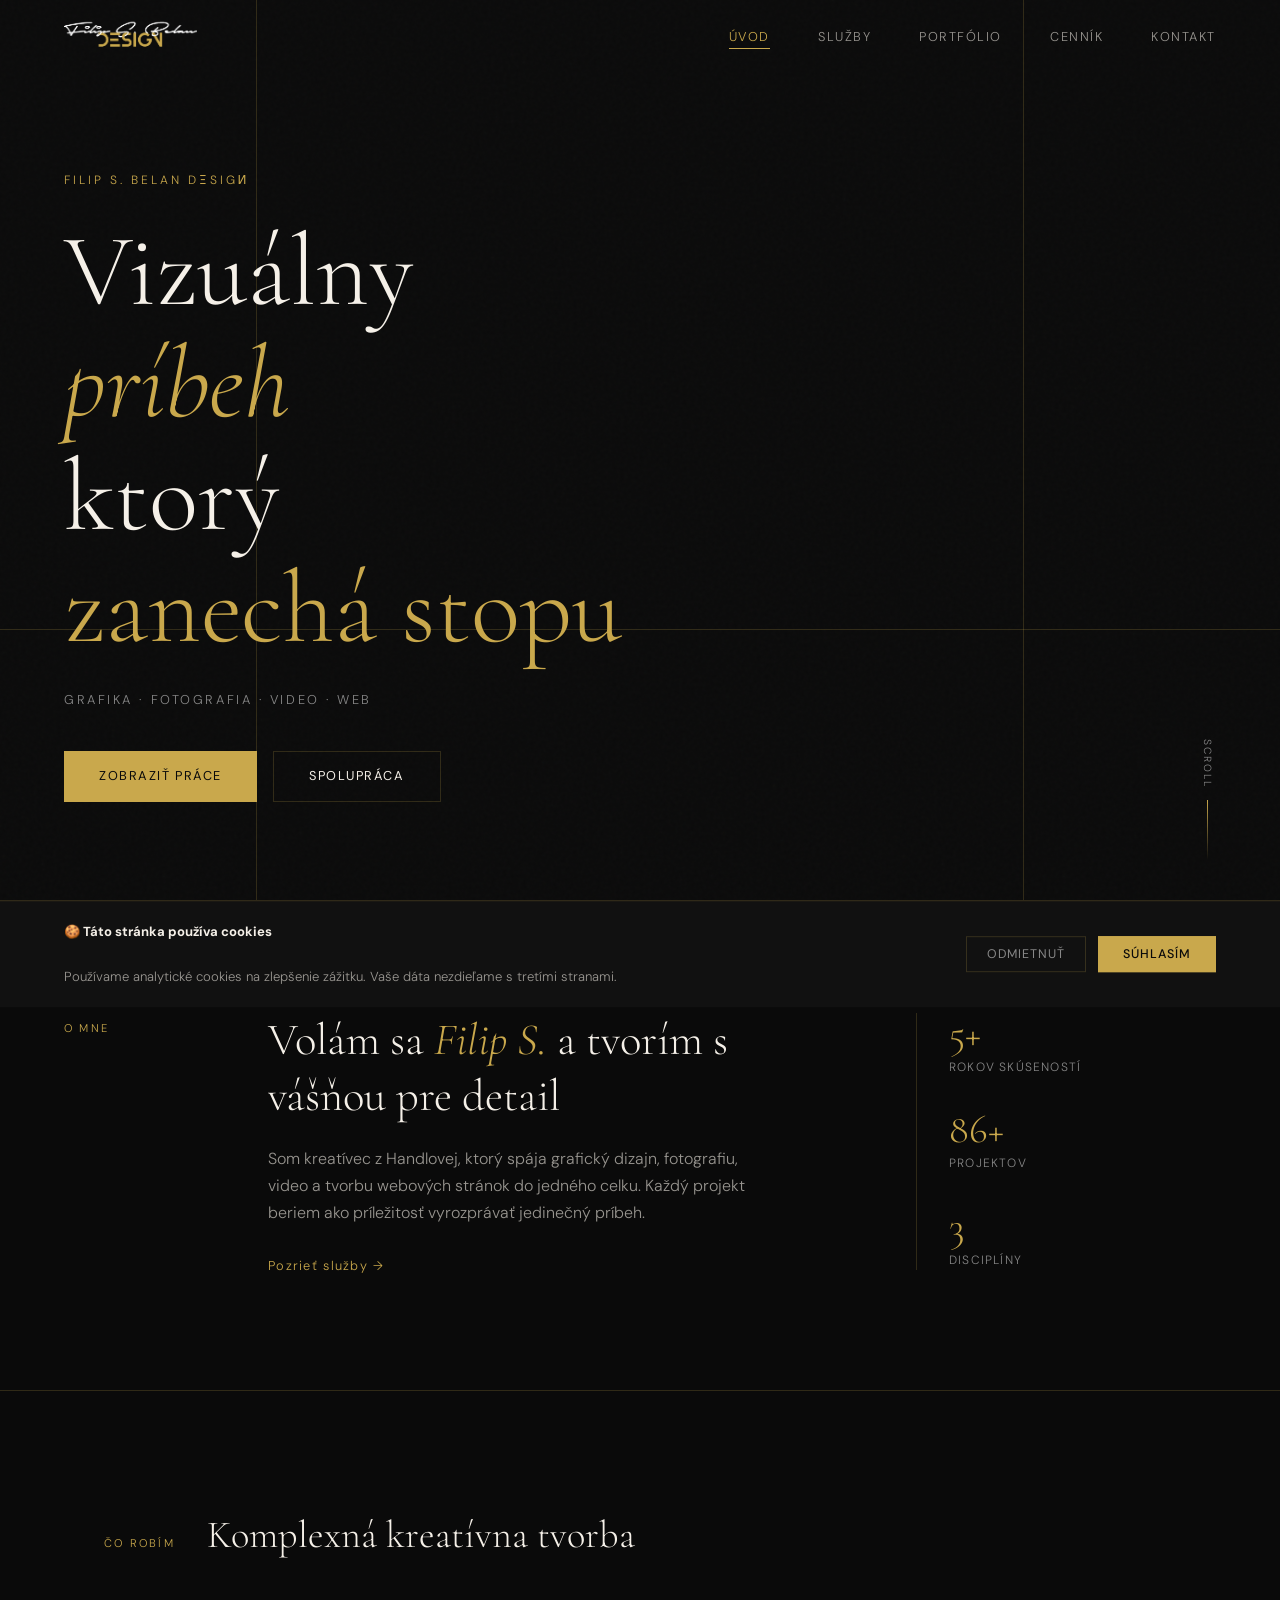
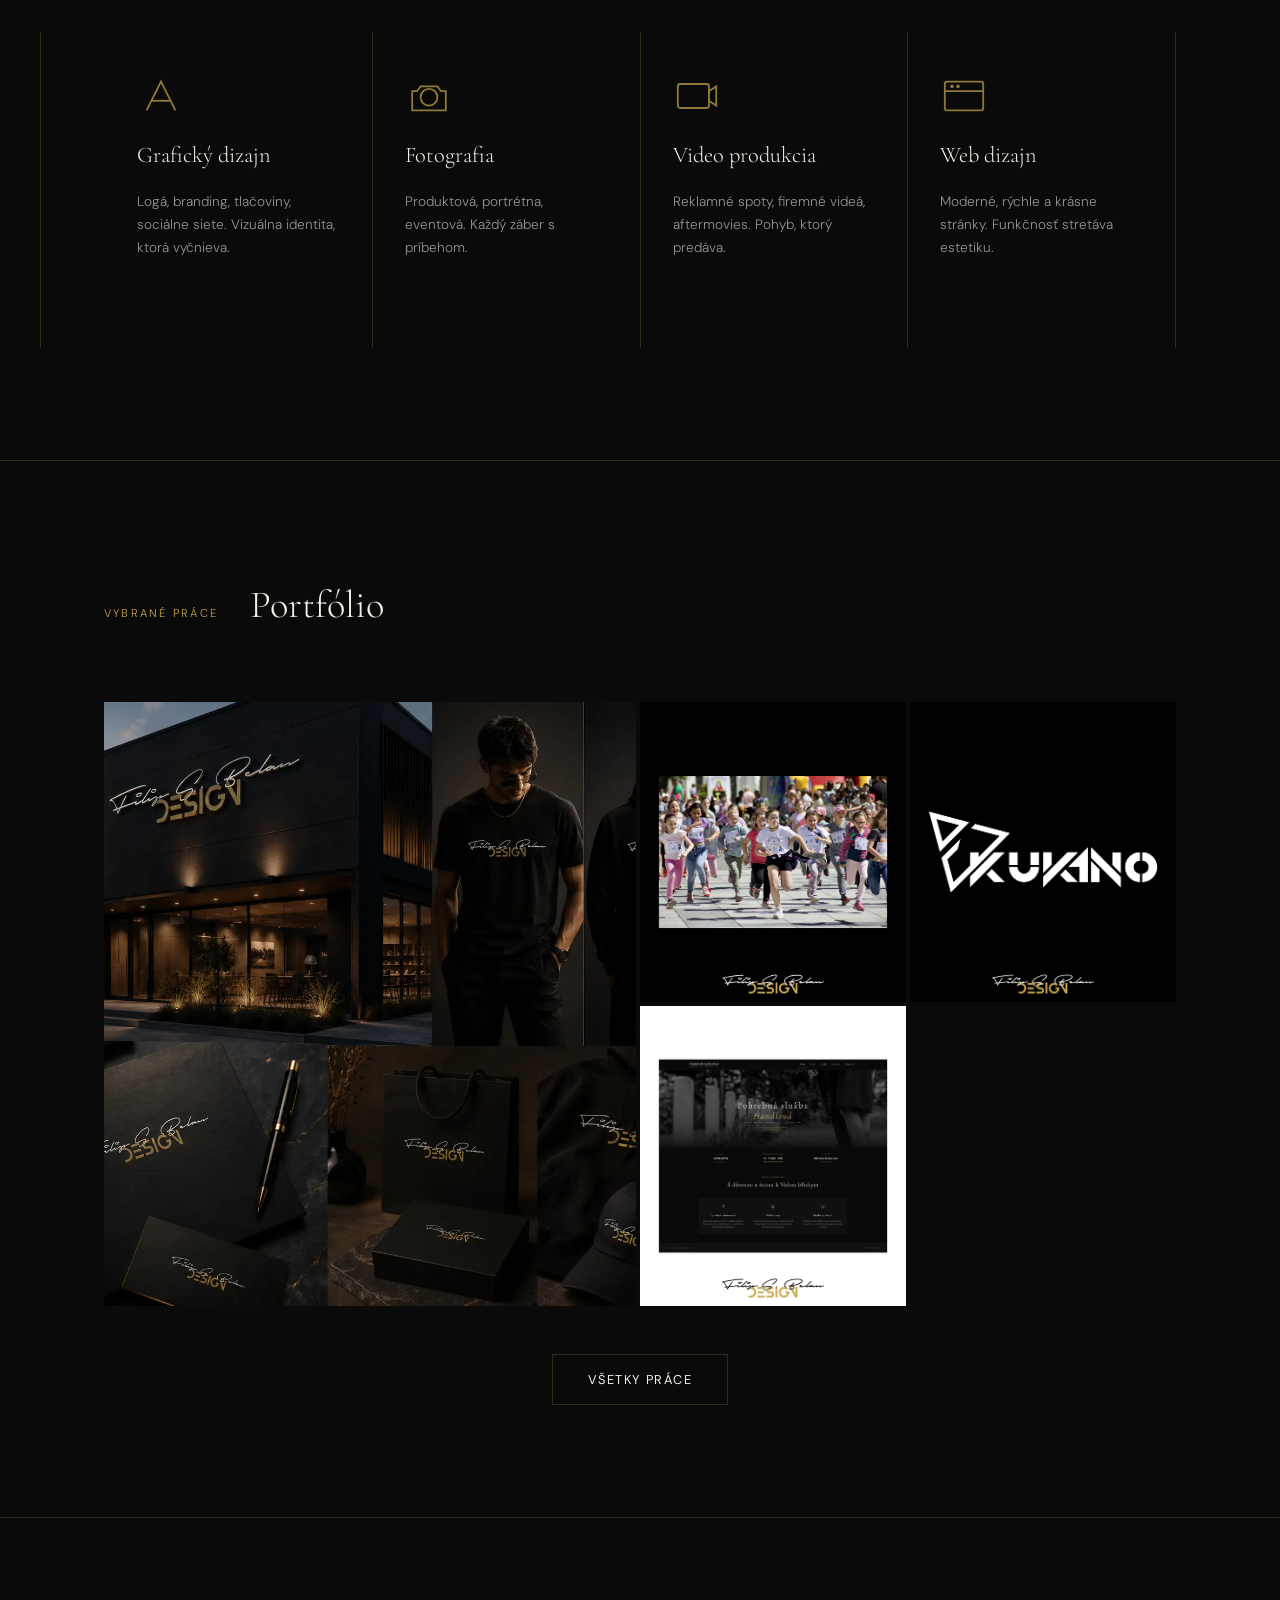
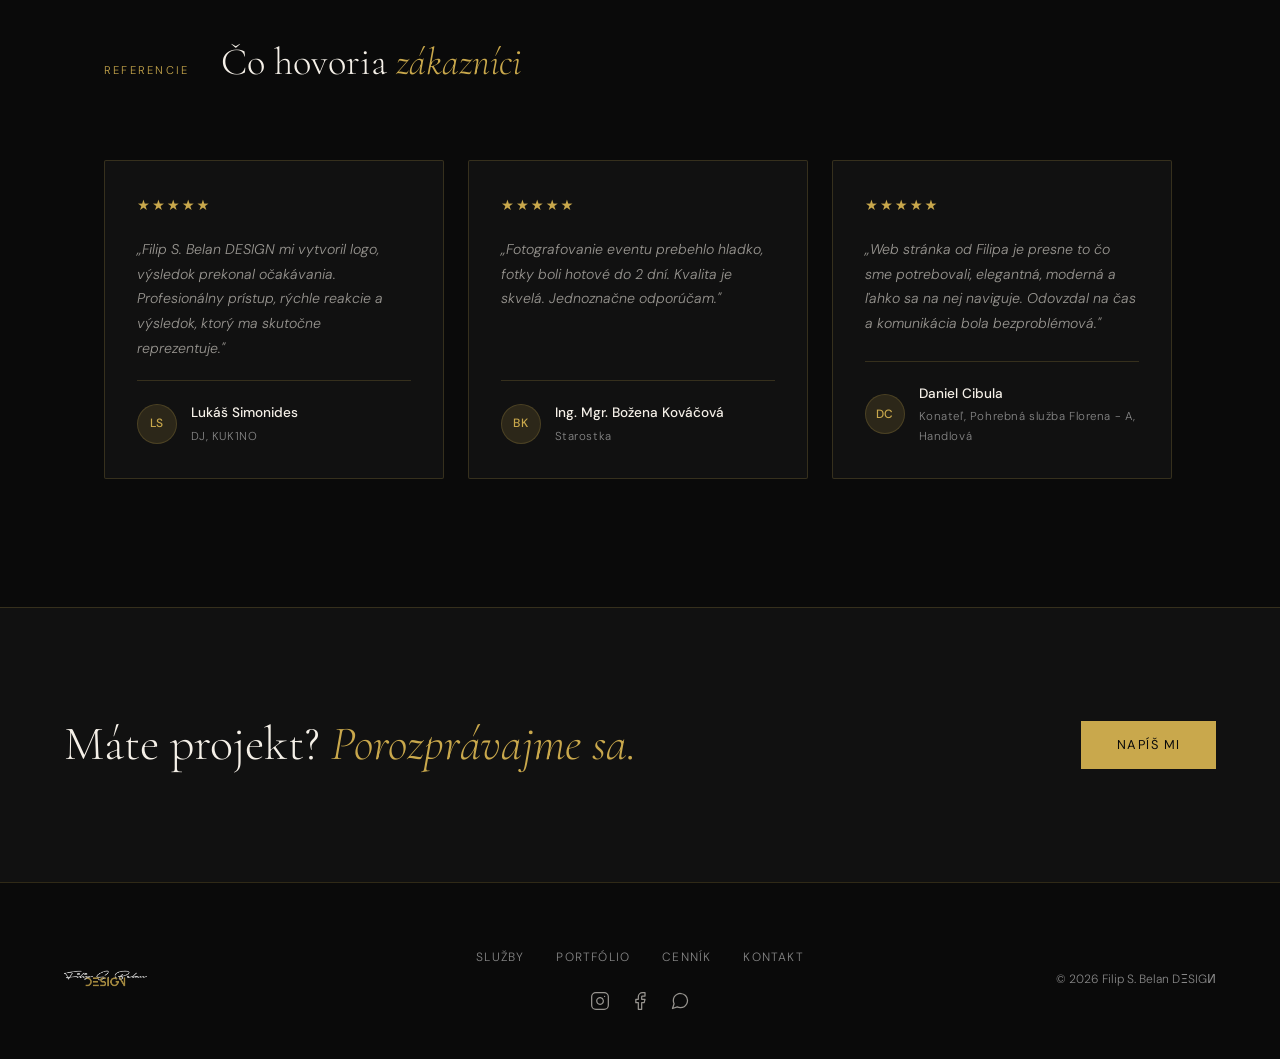
<file: index.html>
<!DOCTYPE html>
<html lang="sk">
<head>
  <meta charset="UTF-8"/>
  <meta name="viewport" content="width=device-width, initial-scale=1.0"/>
  <title>Filip S. Belan — Kreatívne štúdio</title>
  <link rel="icon" type="image/x-icon" href="favicon.ico"/>
  <link rel="icon" type="image/png" sizes="32x32" href="favicon-32x32.png"/>
  <link rel="icon" type="image/png" sizes="16x16" href="favicon-16x16.png"/>
  <link rel="apple-touch-icon" sizes="180x180" href="apple-touch-icon.png"/>
  <link rel="stylesheet" href="style.css"/>
  <link href="https://fonts.googleapis.com/css2?family=Cormorant+Garamond:ital,wght@0,300;0,400;1,300;1,400&family=DM+Sans:wght@300;400;500&display=swap" rel="stylesheet"/>
</head>
<body>

  <nav class="navbar">
    <a href="index.html" class="nav-logo">
      <img src="logo.webp" alt="Logo" class="logo">
    </a>
    <button class="nav-toggle" id="navToggle" aria-label="Menu">
      <span></span><span></span>
    </button>
    <ul class="nav-links" id="navLinks">
      <li><a href="index.html" class="active">Úvod</a></li>
      <li><a href="sluzby.html">Služby</a></li>
      <li><a href="portfolio.html">Portfólio</a></li>
      <li><a href="cennik.html">Cenník</a></li>
      <li><a href="kontakt.html">Kontakt</a></li>
    </ul>
  </nav>

  <main>

    <!-- HERO -->
    <section class="hero">
      <div class="hero-bg">
        <div class="hero-noise"></div>
        <div class="hero-line hero-line--1"></div>
        <div class="hero-line hero-line--2"></div>
        <div class="hero-line hero-line--3"></div>
      </div>
      <div class="hero-content">
        <p class="hero-eyebrow">Filip S. Belan DΞSIGИ</p>
        <h1 class="hero-title">
          <span class="hero-title--light">Vizuálny</span>
          <span class="hero-title--italic">príbeh</span>
          <span class="hero-title--light">ktorý</span>
          <span class="hero-title--gold">zanechá stopu</span>
        </h1>
        <p class="hero-sub">Grafika · Fotografia · Video · Web</p>
        <div class="hero-cta">
          <a href="portfolio.html" class="btn btn--gold">Zobraziť práce</a>
          <a href="kontakt.html" class="btn btn--outline">Spolupráca</a>
        </div>
      </div>
      <div class="hero-scroll">
        <span>scroll</span>
        <div class="hero-scroll-line"></div>
      </div>
    </section>

    <!-- INTRO -->
    <section class="intro">
      <div class="intro-inner">
        <div class="intro-label">O mne</div>
        <div class="intro-text">
          <h2>Volám sa <em>Filip S.</em> a tvorím s vášňou pre detail</h2>
          <p>Som kreatívec z Handlovej, ktorý spája grafický dizajn, fotografiu, video a tvorbu webových stránok do jedného celku. Každý projekt beriem ako príležitosť vyrozprávať jedinečný príbeh.</p>
          <a href="sluzby.html" class="link-arrow">Pozrieť služby →</a>
        </div>
        <div class="intro-stats">
          <div class="stat">
            <span class="stat-num count-stat" data-count="6" data-suffix="+">0+</span>
            <span class="stat-label">Rokov skúseností</span>
          </div>
          <div class="stat">
            <span class="stat-num count-stat" data-count="100" data-suffix="+">0+</span>
            <span class="stat-label">Projektov</span>
          </div>
          <div class="stat">
            <span class="stat-num count-stat" data-count="4" data-suffix="">0</span>
            <span class="stat-label">Disciplíny</span>
          </div>
        </div>
      </div>
    </section>

    <!-- SERVICES PREVIEW -->
    <section class="services-preview">
      <div class="section-header">
        <div class="section-label">Čo robím</div>
        <h2>Komplexná kreatívna tvorba</h2>
      </div>
      <div class="services-grid">
        <a href="sluzby.html#grafika" class="service-card">
          <div class="service-icon">
            <svg viewBox="0 0 40 40" fill="none"><path d="M8 32L20 8l12 24" stroke="currentColor" stroke-width="1.5"/><path d="M12 24h16" stroke="currentColor" stroke-width="1.5"/></svg>
          </div>
          <h3>Grafický dizajn</h3>
          <p>Logá, branding, tlačoviny, sociálne siete. Vizuálna identita, ktorá vyčnieva.</p>
          <span class="service-arrow">→</span>
        </a>
        <a href="sluzby.html#fotografia" class="service-card">
          <div class="service-icon">
            <svg viewBox="0 0 40 40" fill="none"><circle cx="20" cy="21" r="7" stroke="currentColor" stroke-width="1.5"/><path d="M6 16h4l3-4h14l3 4h4v16H6V16z" stroke="currentColor" stroke-width="1.5"/></svg>
          </div>
          <h3>Fotografia</h3>
          <p>Produktová, portrétna, eventová. Každý záber s príbehom.</p>
          <span class="service-arrow">→</span>
        </a>
        <a href="sluzby.html#video" class="service-card">
          <div class="service-icon">
            <svg viewBox="0 0 40 40" fill="none"><rect x="4" y="10" width="26" height="20" rx="2" stroke="currentColor" stroke-width="1.5"/><path d="M30 16l6-4v16l-6-4V16z" stroke="currentColor" stroke-width="1.5"/></svg>
          </div>
          <h3>Video produkcia</h3>
          <p>Reklamné spoty, firemné videá, aftermovies. Pohyb, ktorý predáva.</p>
          <span class="service-arrow">→</span>
        </a>
        <a href="sluzby.html#web" class="service-card">
          <div class="service-icon">
            <svg viewBox="0 0 40 40" fill="none"><rect x="4" y="8" width="32" height="24" rx="2" stroke="currentColor" stroke-width="1.5"/><path d="M4 16h32" stroke="currentColor" stroke-width="1.5"/><circle cx="10" cy="12" r="1.5" fill="currentColor"/><circle cx="15" cy="12" r="1.5" fill="currentColor"/></svg>
          </div>
          <h3>Web dizajn</h3>
          <p>Moderné, rýchle a krásne stránky. Funkčnosť stretáva estetiku.</p>
          <span class="service-arrow">→</span>
        </a>
      </div>
    </section>

    <!-- PORTFOLIO PREVIEW -->
    <section class="portfolio-preview">
      <div class="section-header">
        <div class="section-label">Vybrané práce</div>
        <h2>Portfólio</h2>
      </div>
      <div class="portfolio-grid">
        <div class="portfolio-item portfolio-item--large">
          <img src="1.webp" alt="Projekt 1"/>
          <div class="portfolio-overlay"><span>Branding</span></div>
        </div>
        <div class="portfolio-item">
          <img src="2.webp" alt="Projekt 2"/>
          <div class="portfolio-overlay"><span>Fotografia</span></div>
        </div>
        <div class="portfolio-item">
          <img src="3.webp" alt="Projekt 3"/>
          <div class="portfolio-overlay"><span>Grafika</span></div>
        </div>
        <div class="portfolio-item">
          <img src="4.webp" alt="Projekt 4"/>
          <div class="portfolio-overlay"><span>Web</span></div>
        </div>
      </div>
      <div class="portfolio-cta">
        <a href="portfolio.html" class="btn btn--outline">Všetky práce</a>
      </div>
    </section>

    <!-- REVIEWS -->
    <section class="reviews-section">
      <div class="section-header">
        <div class="section-label">Referencie</div>
        <h2>Čo hovoria <em>zákazníci</em></h2>
      </div>
      <div class="reviews-track">

        <div class="review-card">
          <div class="review-stars">★★★★★</div>
          <p class="review-text">„Filip S. Belan DESIGN mi vytvoril logo, výsledok prekonal očakávania. Profesionálny prístup, rýchle reakcie a výsledok, ktorý ma skutočne reprezentuje."</p>
          <div class="review-author">
            <div class="review-avatar">LS</div>
            <div>
              <div class="review-name">Lukáš Simonides</div>
              <div class="review-role">DJ, KUK1NO</div>
            </div>
          </div>
        </div>

        <div class="review-card">
          <div class="review-stars">★★★★★</div>
          <p class="review-text">„Fotografovanie eventu prebehlo hladko, fotky boli hotové do 2 dní. Kvalita je skvelá. Jednoznačne odporúčam."</p>
          <div class="review-author">
            <div class="review-avatar">BK</div>
            <div>
              <div class="review-name">Ing. Mgr. Božena Kováčová</div>
              <div class="review-role">Starostka </div>
            </div>
          </div>
        </div>

        <div class="review-card">
          <div class="review-stars">★★★★★</div>
          <p class="review-text">„Web stránka od Filipa je presne to čo sme potrebovali, elegantná, moderná a ľahko sa na nej naviguje. Odovzdal na čas a komunikácia bola bezproblémová."</p>
          <div class="review-author">
            <div class="review-avatar">DC</div>
            <div>
              <div class="review-name">Daniel Cibula</div>
              <div class="review-role">Konateľ, Pohrebná služba Florena - A, Handlová</div>
            </div>
          </div>
        </div>

      </div>
    </section>

    <!-- CTA BAND -->
    <section class="cta-band">
      <div class="cta-band-inner">
        <h2>Máte projekt? <em>Porozprávajme sa.</em></h2>
        <a href="kontakt.html" class="btn btn--gold">Napíš mi</a>
      </div>
    </section>

  </main>

  <footer class="footer">
    <div class="footer-inner">
      
      <a href="index.html" class="nav-logo">
        <img src="logo.webp" alt="Logo" class="logo footer-logo">
      </a>
      
      <div class="footer-center">
        <div class="footer-links">
          <a href="sluzby.html">Služby</a>
          <a href="portfolio.html">Portfólio</a>
          <a href="cennik.html">Cenník</a>
          <a href="kontakt.html">Kontakt</a>
        </div>

        <div class="footer-socials">
          <a href="https://www.instagram.com/filipsbelan_design" target="_blank" rel="noopener" aria-label="Instagram">
            <svg viewBox="0 0 24 24" fill="none" stroke="currentColor" stroke-width="1.5" stroke-linecap="round" stroke-linejoin="round"><rect x="2" y="2" width="20" height="20" rx="5" ry="5"></rect><path d="M16 11.37A4 4 0 1 1 12.63 8 4 4 0 0 1 16 11.37z"></path><line x1="17.5" y1="6.5" x2="17.51" y2="6.5"></line></svg>
          </a>
          <a href="https://www.facebook.com/profile.php?id=100087038730195" target="_blank" rel="noopener" aria-label="Facebook">
            <svg viewBox="0 0 24 24" fill="none" stroke="currentColor" stroke-width="1.5" stroke-linecap="round" stroke-linejoin="round"><path d="M18 2h-3a5 5 0 0 0-5 5v3H7v4h3v8h4v-8h3l1-4h-4V7a1 1 0 0 1 1-1h3z"></path></svg>
          </a>
          <a href="https://wa.me/421915124366" target="_blank" rel="noopener" aria-label="WhatsApp">
            <svg viewBox="0 0 24 24" fill="none" stroke="currentColor" stroke-width="1.5" stroke-linecap="round" stroke-linejoin="round"><path d="M21 11.5a8.38 8.38 0 0 1-.9 3.8 8.5 8.5 0 0 1-7.6 4.7 8.38 8.38 0 0 1-3.8-.9L3 21l1.9-5.7a8.38 8.38 0 0 1-.9-3.8 8.5 8.5 0 0 1 4.7-7.6 8.38 8.38 0 0 1 3.8-.9h.5a8.48 8.48 0 0 1 8 8v.5z"></path></svg>
          </a>
        </div>
      </div>

      <p class="footer-copy">© 2026 Filip S. Belan DΞSIGИ</p>
      
    </div>
  </footer>

  <script src="main.js"></script>

  <!-- COOKIES BANNER -->
  <div id="cookie-banner">
    <div class="cookie-text">
      <strong>🍪 Táto stránka používa cookies</strong><br>
      Používame analytické cookies na zlepšenie zážitku. Vaše dáta nezdieľame s tretími stranami.
    </div>
    <div class="cookie-btns">
      <button id="cookie-decline">Odmietnuť</button>
      <button id="cookie-accept">Súhlasím</button>
    </div>
  </div>

</body>
</html>
</file>
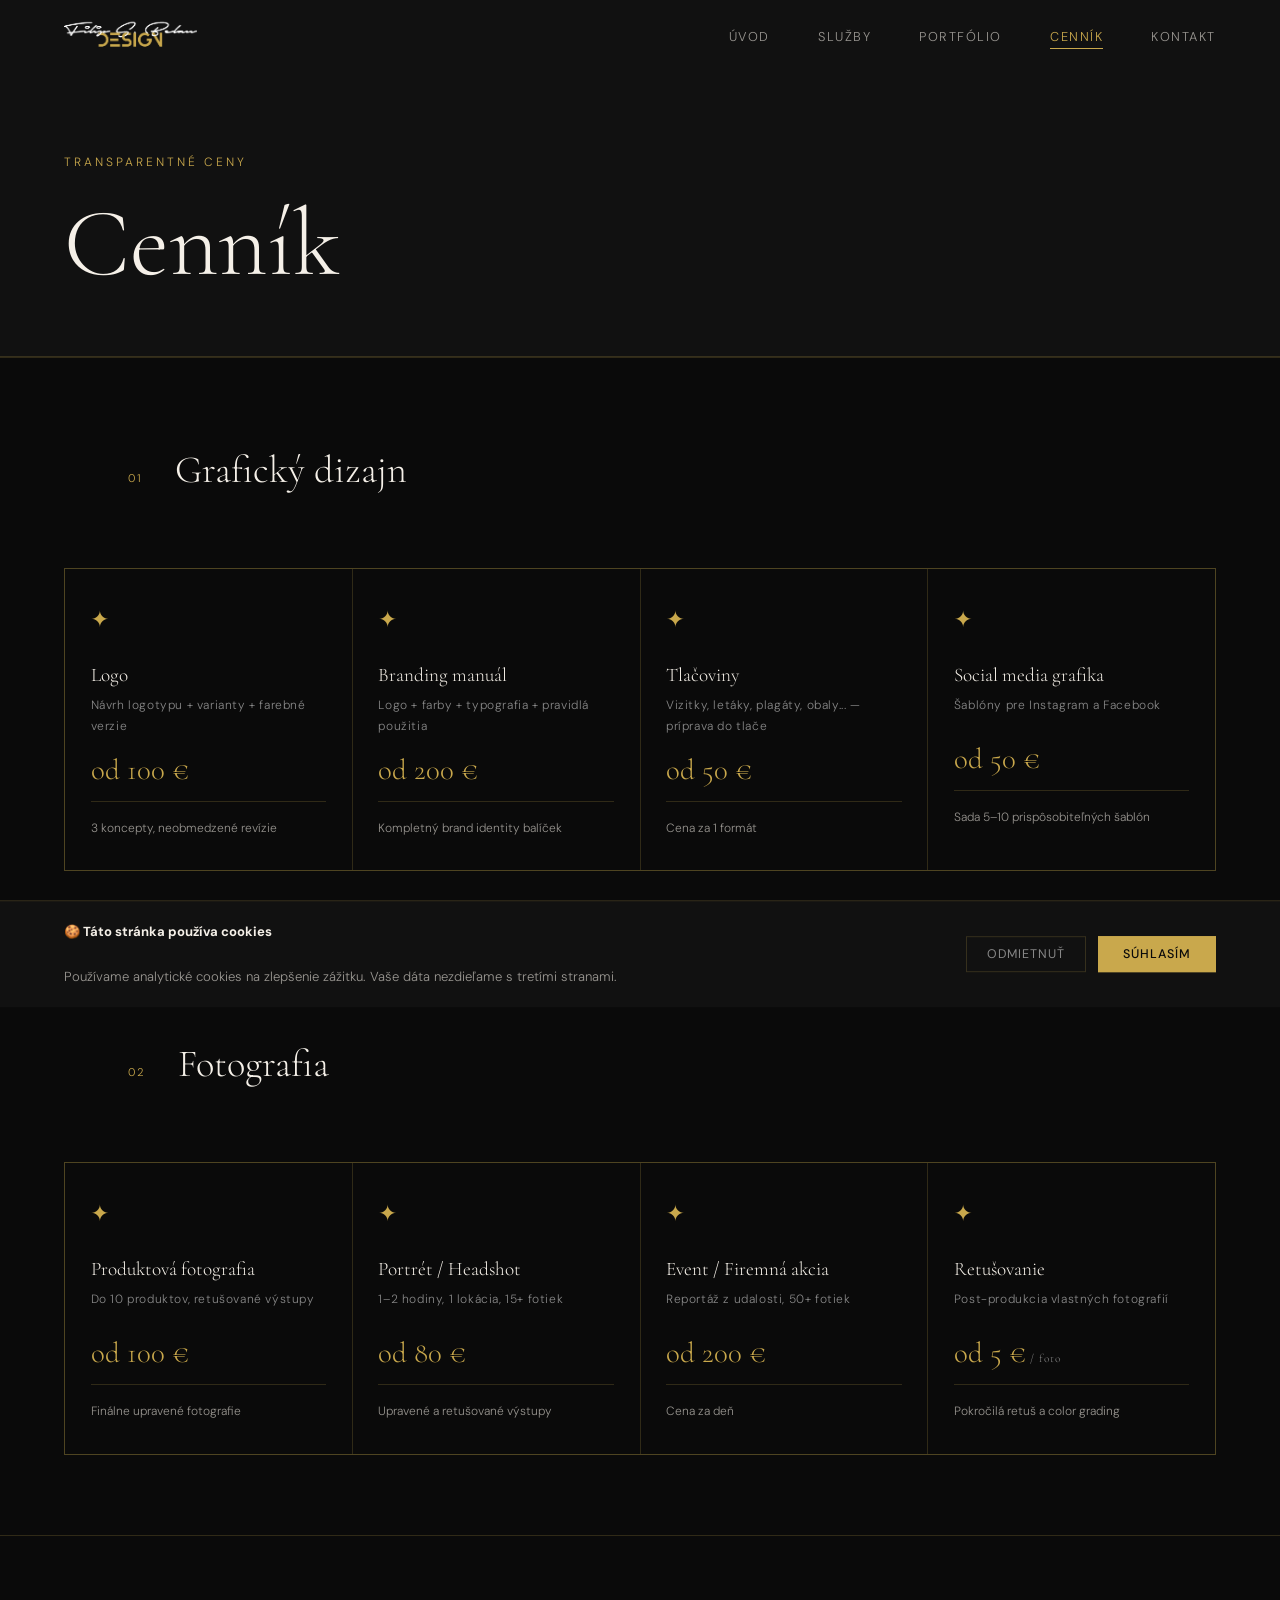
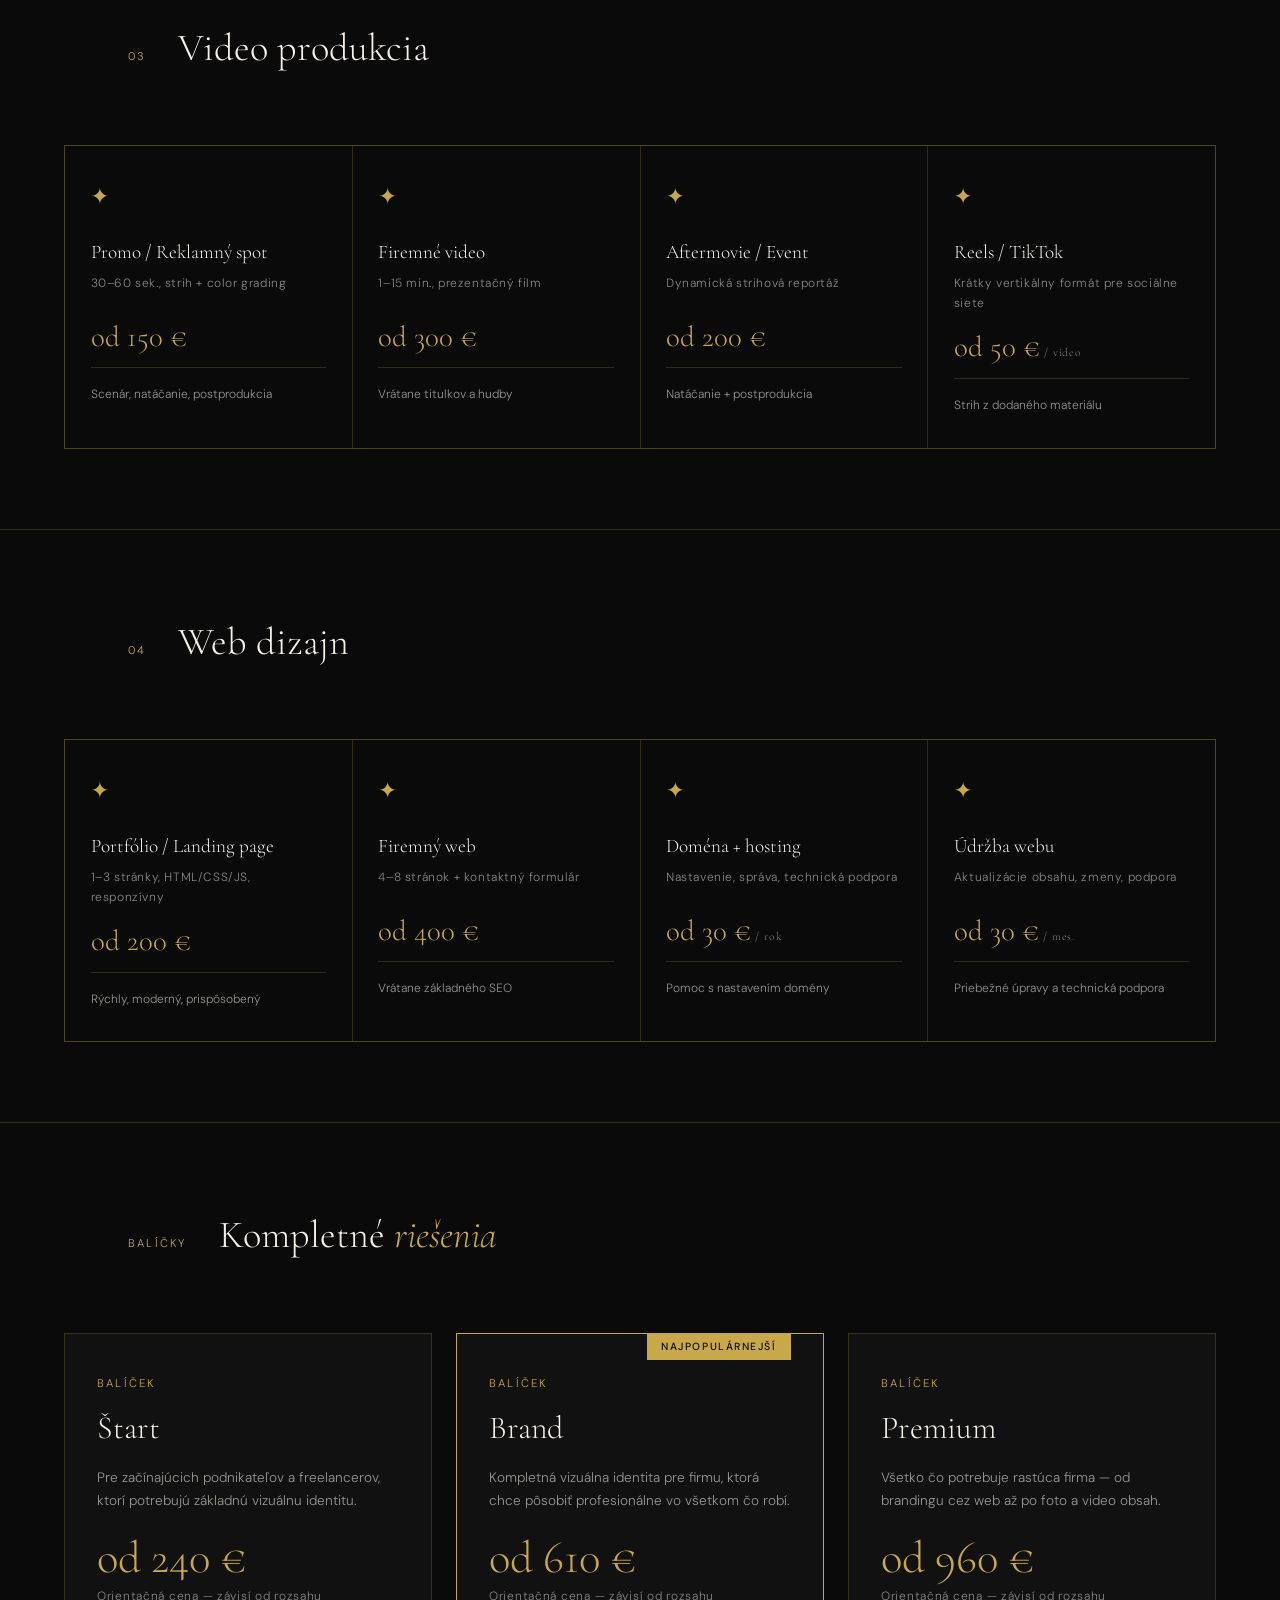
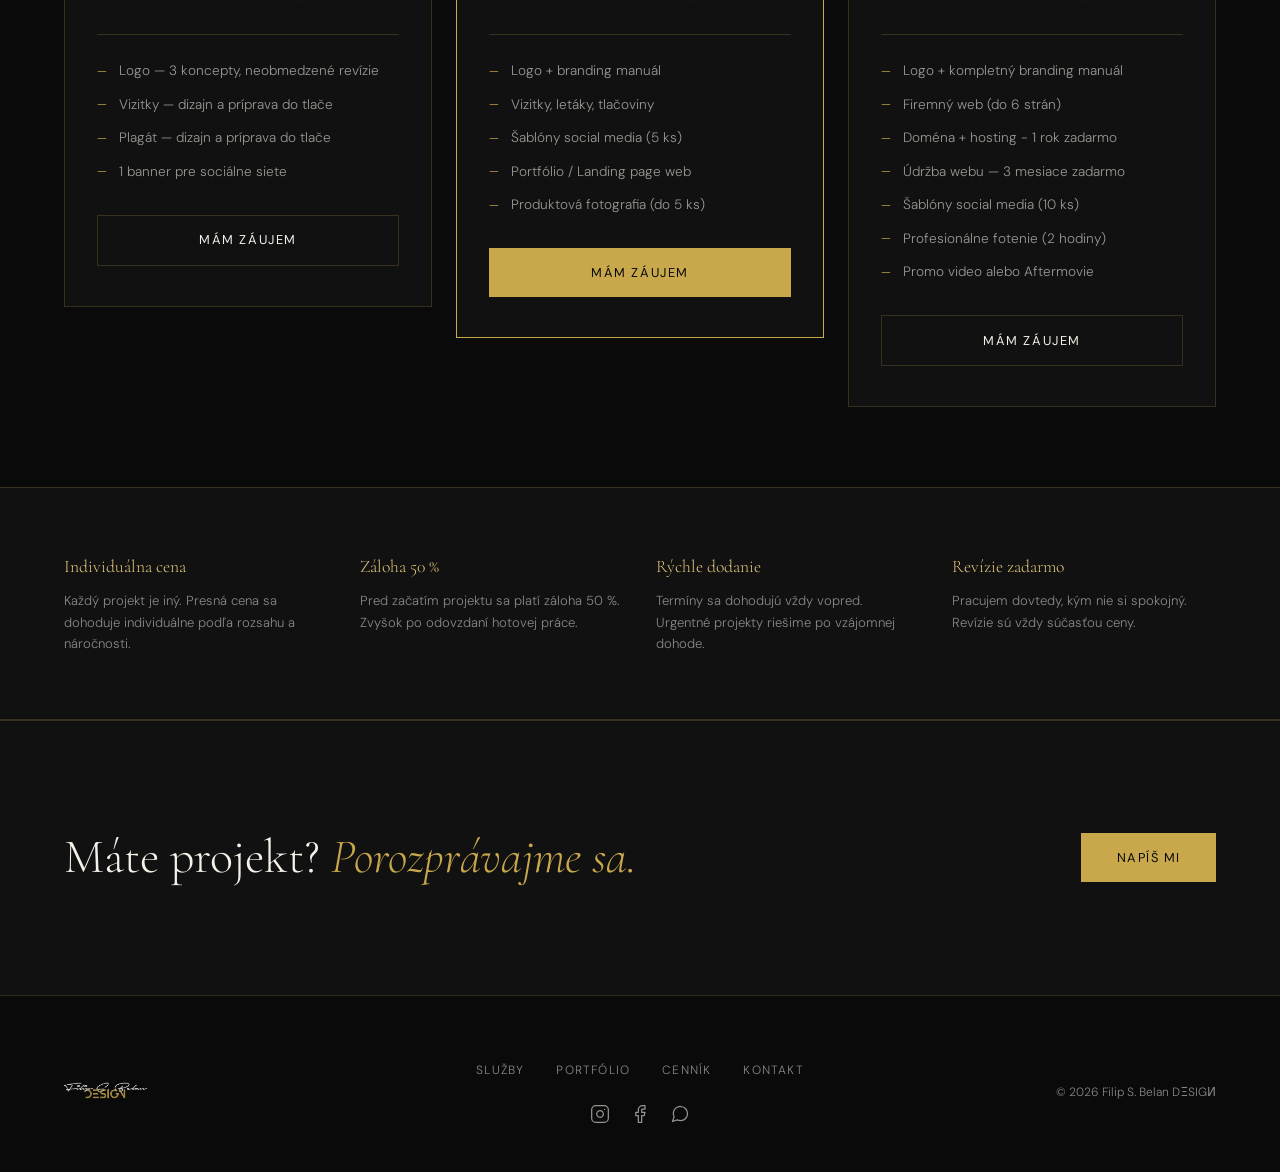
<file: cennik.html>
<!DOCTYPE html>
<html lang="sk">
<head>
  <meta charset="UTF-8"/>
  <meta name="viewport" content="width=device-width, initial-scale=1.0"/>
  <title>Cenník — Filip S. Belan</title>
  <link rel="stylesheet" href="style.css"/>
  <link href="https://fonts.googleapis.com/css2?family=Cormorant+Garamond:ital,wght@0,300;0,400;1,300;1,400&family=DM+Sans:wght@300;400;500&display=swap" rel="stylesheet"/>
  <link rel="icon" type="image/x-icon" href="favicon.ico"/>
  <link rel="icon" type="image/png" sizes="32x32" href="favicon-32x32.png"/>
  <link rel="icon" type="image/png" sizes="16x16" href="favicon-16x16.png"/>
  <link rel="apple-touch-icon" sizes="180x180" href="apple-touch-icon.png"/>
  <style>

    /* Force all cennik content visible - no scroll animations here */
    .pricing-section *,
    .packages-section *,
    .info-band *,
    .page-hero * {
      opacity: 1 !important;
      transform: none !important;
      animation: none !important;
    }

    /* ── PRICING CARDS ── */
    .pricing-section {
      padding: 5rem 5vw;
      border-top: 1px solid var(--border);
    }

    .pricing-grid {
      display: grid;
      grid-template-columns: repeat(4, 1fr);
      gap: 1px;
      background: var(--border);
      border: 1px solid var(--border);
      max-width: 1200px;
      margin: 0 auto;
    }

    .price-card {
      background: var(--black);
      padding: 2rem 1.6rem;
      position: relative;
      transition: background var(--transition);
    }

    .price-card:hover {
      background: var(--black-2);
    }

    .price-card::before {
      content: '';
      position: absolute;
      top: 0; left: 0; right: 0;
      height: 2px;
      background: var(--gold);
      transform: scaleX(0);
      transition: transform var(--transition);
    }

    .price-card:hover::before {
      transform: scaleX(1);
    }

    .price-card-icon {
      width: auto !important;
      height: auto !important;
      display: block;
      font-size: 1.4rem;
      margin-bottom: 1.25rem;
      color: var(--gold);
      opacity: 0.8;
      object-fit: unset !important;
    }

    .price-card-title {
      font-family: var(--font-serif);
      font-size: 1.2rem;
      font-weight: 300;
      color: var(--cream);
      margin-bottom: 0.25rem;
    }

    .price-card-sub {
      font-size: 0.75rem;
      color: var(--gray);
      letter-spacing: 0.05em;
      margin-bottom: 1.25rem;
      min-height: 2.5em;
    }

    .price-card-amount {
      font-family: var(--font-serif);
      font-size: 1.8rem;
      font-weight: 300;
      color: var(--gold);
      line-height: 1;
      margin-bottom: 0.2rem;
    }

    .price-card-unit {
      font-size: 0.72rem;
      color: var(--gray);
      letter-spacing: 0.08em;
    }

    .price-card-note {
      font-size: 0.75rem;
      color: var(--cream-dim);
      margin-top: 1rem;
      padding-top: 1rem;
      border-top: 1px solid var(--border);
    }

    /* ── PACKAGES ── */
    .packages-section {
      padding: 5rem 5vw;
      border-top: 1px solid var(--border);
    }

    .packages-grid {
      display: grid;
      grid-template-columns: repeat(3, 1fr);
      gap: 1.5rem;
      max-width: 1200px;
      margin: 0 auto;
      align-items: start;
    }

    .pkg-card {
      border: 1px solid var(--border);
      background: var(--black-2);
      padding: 2.5rem 2rem;
      position: relative;
      transition: border-color var(--transition), transform var(--transition);
    }

    .pkg-card:hover {
      border-color: rgba(201,168,76,0.5);
    }

    .pkg-card--featured {
      border-color: var(--gold);
    }

    .pkg-card--featured:hover {
      border-color: var(--gold-light);
    }

    .pkg-badge {
      position: absolute;
      top: -1px; right: 2rem;
      background: var(--gold);
      color: var(--black);
      font-size: 0.65rem;
      font-weight: 500;
      letter-spacing: 0.15em;
      text-transform: uppercase;
      padding: 0.3rem 0.9rem;
    }

    .pkg-tier {
      font-size: 0.7rem;
      letter-spacing: 0.2em;
      text-transform: uppercase;
      color: var(--gold);
      margin-bottom: 0.5rem;
    }

    .pkg-name {
      font-family: var(--font-serif);
      font-size: 2rem;
      font-weight: 300;
      color: var(--cream);
      margin-bottom: 0.75rem;
    }

    .pkg-desc {
      font-size: 0.85rem;
      color: var(--cream-dim);
      line-height: 1.65;
      margin-bottom: 1.5rem;
    }

    .pkg-price {
      font-family: var(--font-serif);
      font-size: 2.8rem;
      font-weight: 300;
      color: var(--gold);
      line-height: 1;
      margin-bottom: 0.3rem;
    }

    .pkg-price-note {
      font-size: 0.75rem;
      color: var(--gray);
      margin-bottom: 1.75rem;
      letter-spacing: 0.06em;
    }

    .pkg-divider {
      border: none;
      border-top: 1px solid var(--border);
      margin: 0 0 1.5rem;
    }

    .pkg-features {
      list-style: none;
      display: flex;
      flex-direction: column;
      gap: 0.65rem;
      margin-bottom: 2rem;
    }

    .pkg-features li {
      font-size: 0.85rem;
      color: var(--cream-dim);
      display: flex;
      align-items: flex-start;
      gap: 0.75rem;
    }

    .pkg-features li::before {
      content: '—';
      color: var(--gold);
      flex-shrink: 0;
      font-size: 0.75rem;
      margin-top: 0.1rem;
    }

    .pkg-features li.pkg-feature--dim {
      color: var(--gray);
      opacity: 0.5;
    }

    .pkg-features li.pkg-feature--dim::before {
      opacity: 0.3;
    }

    /* ── INFO BAND ── */
    .info-band {
      background: var(--black-2);
      border-top: 1px solid var(--border);
      border-bottom: 1px solid var(--border);
      padding: 4rem 5vw;
    }

    .info-band-inner {
      max-width: 1200px;
      margin: 0 auto;
      display: grid;
      grid-template-columns: repeat(4, 1fr);
      gap: 2rem;
    }

    .info-item-title {
      font-family: var(--font-serif);
      font-size: 1.1rem;
      font-weight: 300;
      color: var(--gold-light);
      margin-bottom: 0.5rem;
    }

    .info-item-text {
      font-size: 0.82rem;
      color: var(--gray);
      line-height: 1.65;
    }

    /* Fix hero-eyebrow opacity - only animates in main hero, not page-hero */
    .page-hero .hero-eyebrow {
      opacity: 1;
      animation: none;
    }

    /* ── RESPONSIVE ── */
    @media (max-width: 1024px) {
      .pricing-grid { grid-template-columns: repeat(2, 1fr); }
      .packages-grid { grid-template-columns: 1fr; max-width: 520px; }
      .info-band-inner { grid-template-columns: repeat(2, 1fr); }
    }

    @media (max-width: 768px) {
      .pricing-grid { grid-template-columns: 1fr; }
      .packages-grid { max-width: 100%; }
      .info-band-inner { grid-template-columns: 1fr 1fr; }
      .pkg-card--featured { transform: none; }
    }

    @media (max-width: 480px) {
      .info-band-inner { grid-template-columns: 1fr; }
    }
  </style>
</head>
<body>

  <nav class="navbar">
    <a href="index.html" class="nav-logo">
      <img src="logo.webp" alt="Logo" class="logo">
    </a>
    <button class="nav-toggle" id="navToggle" aria-label="Menu">
      <span></span><span></span>
    </button>
    <ul class="nav-links" id="navLinks">
      <li><a href="index.html">Úvod</a></li>
      <li><a href="sluzby.html">Služby</a></li>
      <li><a href="portfolio.html">Portfólio</a></li>
      <li><a href="cennik.html" class="active">Cenník</a></li>
      <li><a href="kontakt.html">Kontakt</a></li>
    </ul>
  </nav>

  <main>

    <!-- PAGE HERO -->
    <section class="page-hero">
      <div class="page-hero-inner">
        <p class="hero-eyebrow">Transparentné ceny</p>
        <h1>Cenník</h1>
      </div>
    </section>

    <!-- GRAFICKÝ DIZAJN -->
    <section class="pricing-section">
      <div class="section-header">
        <div class="section-label">01</div>
        <h2>Grafický dizajn</h2>
      </div>
      <div class="pricing-grid">
        <div class="price-card">
          <span class="price-card-icon">✦</span>
          <div class="price-card-title">Logo</div>
          <div class="price-card-sub">Návrh logotypu + varianty + farebné verzie</div>
          <div class="price-card-amount">od 100 €</div>
          <div class="price-card-note">3 koncepty, neobmedzené revízie</div>
        </div>
        <div class="price-card">
          <span class="price-card-icon">✦</span>
          <div class="price-card-title">Branding manuál</div>
          <div class="price-card-sub">Logo + farby + typografia + pravidlá použitia</div>
          <div class="price-card-amount">od 200 €</div>
          <div class="price-card-note">Kompletný brand identity balíček</div>
        </div>
        <div class="price-card">
          <span class="price-card-icon">✦</span>
          <div class="price-card-title">Tlačoviny</div>
          <div class="price-card-sub">Vizitky, letáky, plagáty, obaly... — príprava do tlače</div>
          <div class="price-card-amount">od 50 €</div>
          <div class="price-card-note">Cena za 1 formát</div>
        </div>
        <div class="price-card">
          <span class="price-card-icon">✦</span>
          <div class="price-card-title">Social media grafika</div>
          <div class="price-card-sub">Šablóny pre Instagram a Facebook</div>
          <div class="price-card-amount">od 50 €</div>
          <div class="price-card-note">Sada 5–10 prispôsobiteľných šablón</div>
        </div>
      </div>
    </section>

    <!-- FOTOGRAFIA -->
    <section class="pricing-section">
      <div class="section-header">
        <div class="section-label">02</div>
        <h2>Fotografia</h2>
      </div>
      <div class="pricing-grid">
        <div class="price-card">
          <span class="price-card-icon">✦</span>
          <div class="price-card-title">Produktová fotografia</div>
          <div class="price-card-sub">Do 10 produktov, retušované výstupy</div>
          <div class="price-card-amount">od 100 €</div>
          <div class="price-card-note">Finálne upravené fotografie</div>
        </div>
        <div class="price-card">
          <span class="price-card-icon">✦</span>
          <div class="price-card-title">Portrét / Headshot</div>
          <div class="price-card-sub">1–2 hodiny, 1 lokácia, 15+ fotiek</div>
          <div class="price-card-amount">od 80 €</div>
          <div class="price-card-note">Upravené a retušované výstupy</div>
        </div>
        <div class="price-card">
          <span class="price-card-icon">✦</span>
          <div class="price-card-title">Event / Firemná akcia</div>
          <div class="price-card-sub">Reportáž z udalosti, 50+ fotiek</div>
          <div class="price-card-amount">od 200 €</div>
          <div class="price-card-note">Cena za deň</div>
        </div>
        <div class="price-card">
          <span class="price-card-icon">✦</span>
          <div class="price-card-title">Retušovanie</div>
          <div class="price-card-sub">Post-produkcia vlastných fotografií</div>
          <div class="price-card-amount">od 5 €<span class="price-card-unit"> / foto</span></div>
          <div class="price-card-note">Pokročilá retuš a color grading</div>
        </div>
      </div>
    </section>

    <!-- VIDEO -->
    <section class="pricing-section">
      <div class="section-header">
        <div class="section-label">03</div>
        <h2>Video produkcia</h2>
      </div>
      <div class="pricing-grid">
        <div class="price-card">
          <span class="price-card-icon">✦</span>
          <div class="price-card-title">Promo / Reklamný spot</div>
          <div class="price-card-sub">30–60 sek., strih + color grading</div>
          <div class="price-card-amount">od 150 €</div>
          <div class="price-card-note">Scenár, natáčanie, postprodukcia</div>
        </div>
        <div class="price-card">
          <span class="price-card-icon">✦</span>
          <div class="price-card-title">Firemné video</div>
          <div class="price-card-sub">1–15 min., prezentačný film</div>
          <div class="price-card-amount">od 300 €</div>
          <div class="price-card-note">Vrátane titulkov a hudby</div>
        </div>
        <div class="price-card">
          <span class="price-card-icon">✦</span>
          <div class="price-card-title">Aftermovie / Event</div>
          <div class="price-card-sub">Dynamická strihová reportáž</div>
          <div class="price-card-amount">od 200 €</div>
          <div class="price-card-note">Natáčanie + postprodukcia</div>
        </div>
        <div class="price-card">
          <span class="price-card-icon">✦</span>
          <div class="price-card-title">Reels / TikTok</div>
          <div class="price-card-sub">Krátky vertikálny formát pre sociálne siete</div>
          <div class="price-card-amount">od 50 €<span class="price-card-unit"> / video</span></div>
          <div class="price-card-note">Strih z dodaného materiálu</div>
        </div>
      </div>
    </section>

    <!-- WEB -->
    <section class="pricing-section">
      <div class="section-header">
        <div class="section-label">04</div>
        <h2>Web dizajn</h2>
      </div>
      <div class="pricing-grid">
        <div class="price-card">
          <span class="price-card-icon">✦</span>
          <div class="price-card-title">Portfólio / Landing page</div>
          <div class="price-card-sub">1–3 stránky, HTML/CSS/JS, responzívny</div>
          <div class="price-card-amount">od 200 €</div>
          <div class="price-card-note">Rýchly, moderný, prispôsobený</div>
        </div>
        <div class="price-card">
          <span class="price-card-icon">✦</span>
          <div class="price-card-title">Firemný web</div>
          <div class="price-card-sub">4–8 stránok + kontaktný formulár</div>
          <div class="price-card-amount">od 400 €</div>
          <div class="price-card-note">Vrátane základného SEO</div>
        </div>
        <div class="price-card">
          <span class="price-card-icon">✦</span>
          <div class="price-card-title">Doména + hosting</div>
          <div class="price-card-sub">Nastavenie, správa, technická podpora</div>
          <div class="price-card-amount">od 30 €<span class="price-card-unit"> / rok</span></div>
          <div class="price-card-note">Pomoc s nastavením domény</div>
        </div>
        <div class="price-card">
          <span class="price-card-icon">✦</span>
          <div class="price-card-title">Údržba webu</div>
          <div class="price-card-sub">Aktualizácie obsahu, zmeny, podpora</div>
          <div class="price-card-amount">od 30 €<span class="price-card-unit"> / mes.</span></div>
          <div class="price-card-note">Priebežné úpravy a technická podpora</div>
        </div>
      </div>
    </section>

    <!-- PACKAGES -->
    <section class="packages-section">
      <div class="section-header">
        <div class="section-label">Balíčky</div>
        <h2>Kompletné <em style="font-style:italic;color:var(--gold)">riešenia</em></h2>
      </div>
      <div class="packages-grid">

        <!-- ŠTART -->
        <div class="pkg-card">
          <div class="pkg-tier">Balíček</div>
          <div class="pkg-name">Štart</div>
          <div class="pkg-desc">Pre začínajúcich podnikateľov a freelancerov, ktorí potrebujú základnú vizuálnu identitu.</div>
          <div class="pkg-price">od 240 €</div>
          <div class="pkg-price-note">Orientačná cena — závisí od rozsahu</div>
          <hr class="pkg-divider"/>
          <ul class="pkg-features">
            <li>Logo — 3 koncepty, neobmedzené revízie</li>
            <li>Vizitky — dizajn a príprava do tlače</li>
            <li>Plagát — dizajn a príprava do tlače</li>
            <li>1 banner pre sociálne siete</li>
          </ul>
          <a href="kontakt.html" class="btn btn--outline btn--full">Mám záujem</a>
        </div>

        <!-- BRAND (featured) -->
        <div class="pkg-card pkg-card--featured">
          <div class="pkg-badge">Najpopulárnejší</div>
          <div class="pkg-tier">Balíček</div>
          <div class="pkg-name">Brand</div>
          <div class="pkg-desc">Kompletná vizuálna identita pre firmu, ktorá chce pôsobiť profesionálne vo všetkom čo robí.</div>
          <div class="pkg-price">od 610 €</div>
          <div class="pkg-price-note">Orientačná cena — závisí od rozsahu</div>
          <hr class="pkg-divider"/>
          <ul class="pkg-features">
            <li>Logo + branding manuál</li>
            <li>Vizitky, letáky, tlačoviny</li>
            <li>Šablóny social media (5 ks)</li>
            <li>Portfólio / Landing page web</li>
            <li>Produktová fotografia (do 5 ks)</li>
          </ul>
          <a href="kontakt.html" class="btn btn--gold btn--full">Mám záujem</a>
        </div>

        <!-- PREMIUM -->
        <div class="pkg-card">
          <div class="pkg-tier">Balíček</div>
          <div class="pkg-name">Premium</div>
          <div class="pkg-desc">Všetko čo potrebuje rastúca firma — od brandingu cez web až po foto a video obsah.</div>
          <div class="pkg-price">od 960 €</div>
          <div class="pkg-price-note">Orientačná cena — závisí od rozsahu</div>
          <hr class="pkg-divider"/>
          <ul class="pkg-features">
            <li>Logo + kompletný branding manuál</li>
            <li>Firemný web (do 6 strán)</li>
            <li>Doména + hosting - 1 rok zadarmo</li>
            <li>Údržba webu — 3 mesiace zadarmo</li>
            <li>Šablóny social media (10 ks)</li>
            <li>Profesionálne fotenie (2 hodiny)</li>
            <li>Promo video alebo Aftermovie</li>
          </ul>
          <a href="kontakt.html" class="btn btn--outline btn--full">Mám záujem</a>
        </div>

      </div>
    </section>

    <!-- INFO BAND -->
    <div class="info-band">
      <div class="info-band-inner">
        <div class="">
          <div class="info-item-title">Individuálna cena</div>
          <div class="info-item-text">Každý projekt je iný. Presná cena sa dohoduje individuálne podľa rozsahu a náročnosti.</div>
        </div>
        <div class="">
          <div class="info-item-title">Záloha 50 %</div>
          <div class="info-item-text">Pred začatím projektu sa platí záloha 50 %. Zvyšok po odovzdaní hotovej práce.</div>
        </div>
        <div class="">
          <div class="info-item-title">Rýchle dodanie</div>
          <div class="info-item-text">Termíny sa dohodujú vždy vopred. Urgentné projekty riešime po vzájomnej dohode.</div>
        </div>
        <div class="">
          <div class="info-item-title">Revízie zadarmo</div>
          <div class="info-item-text">Pracujem dovtedy, kým nie si spokojný. Revízie sú vždy súčasťou ceny.</div>
        </div>
      </div>
    </div>

    <!-- CTA BAND -->
    <section class="cta-band">
      <div class="cta-band-inner">
        <h2>Máte projekt? <em>Porozprávajme sa.</em></h2>
        <a href="kontakt.html" class="btn btn--gold">Napíš mi</a>
      </div>
    </section>

  </main>

  <footer class="footer">
    <div class="footer-inner">
      
      <a href="index.html" class="nav-logo">
        <img src="logo.webp" alt="Logo" class="logo footer-logo">
      </a>
      
      <div class="footer-center">
        <div class="footer-links">
          <a href="sluzby.html">Služby</a>
          <a href="portfolio.html">Portfólio</a>
          <a href="cennik.html">Cenník</a>
          <a href="kontakt.html">Kontakt</a>
        </div>

        <div class="footer-socials">
          <a href="https://www.instagram.com/filipsbelan_design" target="_blank" rel="noopener" aria-label="Instagram">
            <svg viewBox="0 0 24 24" fill="none" stroke="currentColor" stroke-width="1.5" stroke-linecap="round" stroke-linejoin="round"><rect x="2" y="2" width="20" height="20" rx="5" ry="5"></rect><path d="M16 11.37A4 4 0 1 1 12.63 8 4 4 0 0 1 16 11.37z"></path><line x1="17.5" y1="6.5" x2="17.51" y2="6.5"></line></svg>
          </a>
          <a href="https://www.facebook.com/profile.php?id=100087038730195" target="_blank" rel="noopener" aria-label="Facebook">
            <svg viewBox="0 0 24 24" fill="none" stroke="currentColor" stroke-width="1.5" stroke-linecap="round" stroke-linejoin="round"><path d="M18 2h-3a5 5 0 0 0-5 5v3H7v4h3v8h4v-8h3l1-4h-4V7a1 1 0 0 1 1-1h3z"></path></svg>
          </a>
          <a href="https://wa.me/421915124366" target="_blank" rel="noopener" aria-label="WhatsApp">
            <svg viewBox="0 0 24 24" fill="none" stroke="currentColor" stroke-width="1.5" stroke-linecap="round" stroke-linejoin="round"><path d="M21 11.5a8.38 8.38 0 0 1-.9 3.8 8.5 8.5 0 0 1-7.6 4.7 8.38 8.38 0 0 1-3.8-.9L3 21l1.9-5.7a8.38 8.38 0 0 1-.9-3.8 8.5 8.5 0 0 1 4.7-7.6 8.38 8.38 0 0 1 3.8-.9h.5a8.48 8.48 0 0 1 8 8v.5z"></path></svg>
          </a>
        </div>
      </div>
<p class="footer-copy">© 2026 Filip S. Belan DΞSIGИ</p>

  <script src="main.js"></script>

  <!-- COOKIES BANNER -->
  <div id="cookie-banner">
    <div class="cookie-text">
      <strong>🍪 Táto stránka používa cookies</strong><br>
      Používame analytické cookies na zlepšenie zážitku. Vaše dáta nezdieľame s tretími stranami.
    </div>
    <div class="cookie-btns">
      <button id="cookie-decline">Odmietnuť</button>
      <button id="cookie-accept">Súhlasím</button>
    </div>
  </div>

</body>
</html>
</file>
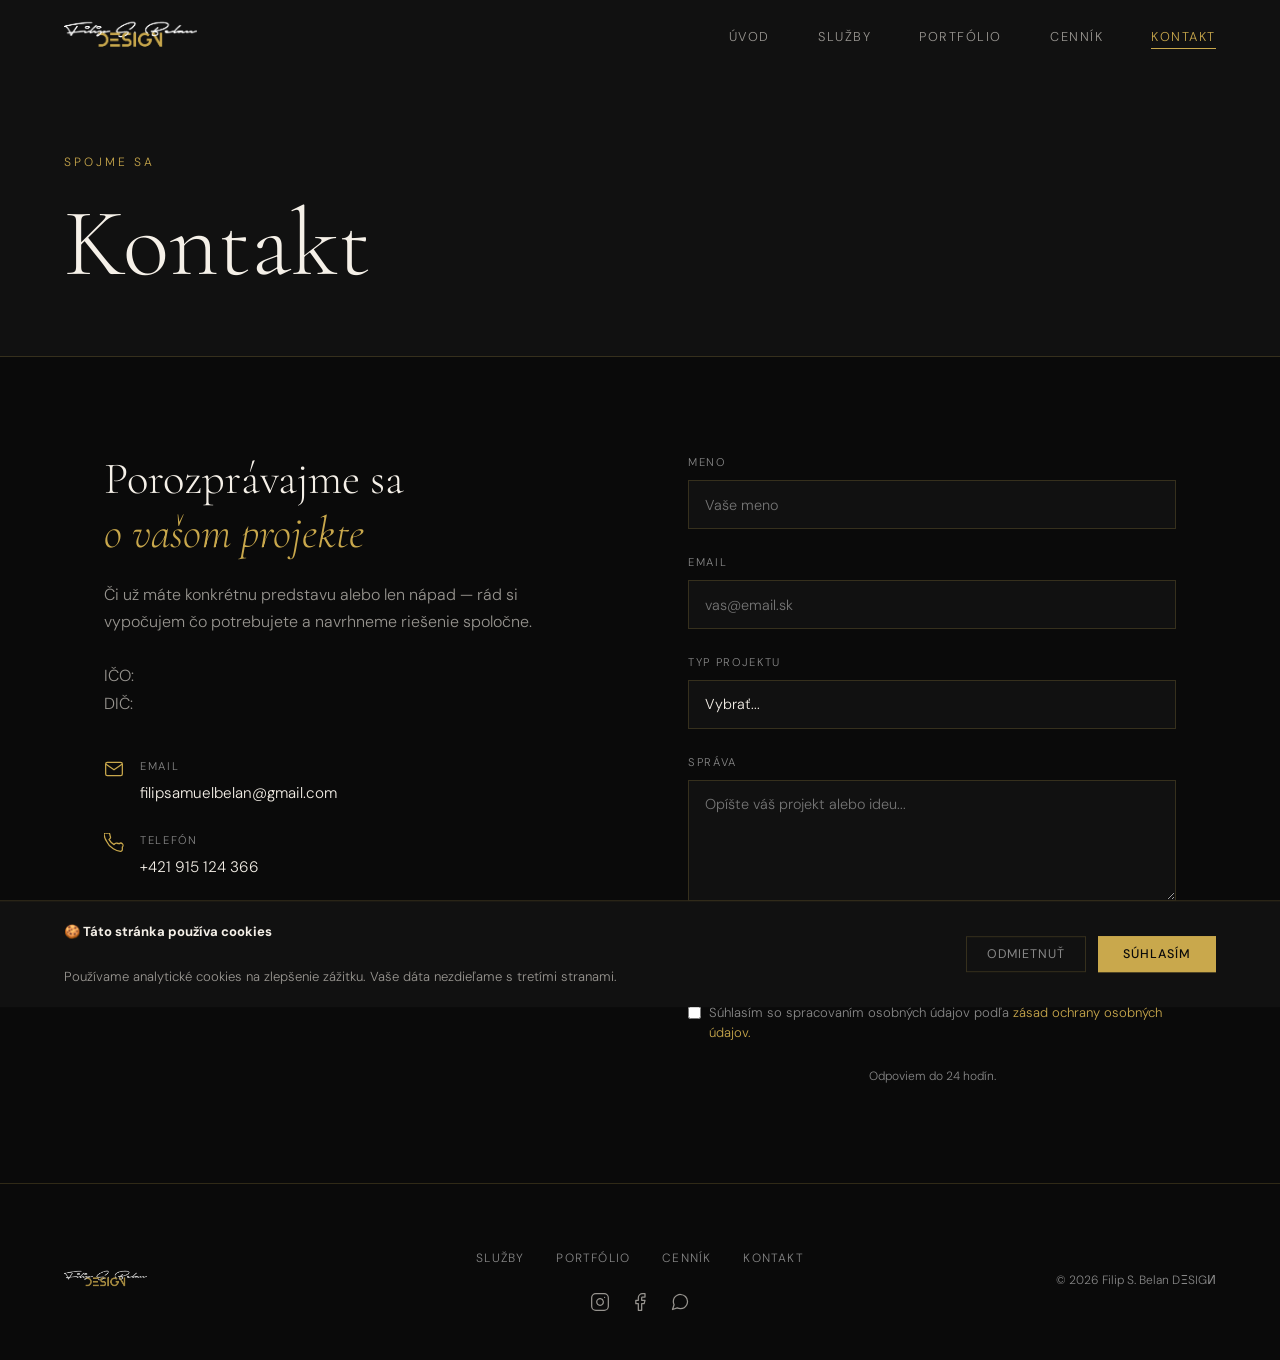
<file: kontakt.html>
<!DOCTYPE html>
<html lang="sk">
<head>
  <meta charset="UTF-8"/>
  <meta name="viewport" content="width=device-width, initial-scale=1.0"/>
  <title>Kontakt — Filip S. Belan</title>
  <link rel="icon" type="image/x-icon" href="favicon.ico"/>
  <link rel="icon" type="image/png" sizes="32x32" href="favicon-32x32.png"/>
  <link rel="icon" type="image/png" sizes="16x16" href="favicon-16x16.png"/>
  <link rel="apple-touch-icon" sizes="180x180" href="apple-touch-icon.png"/>
  <link rel="stylesheet" href="style.css"/>
  <link href="https://fonts.googleapis.com/css2?family=Cormorant+Garamond:ital,wght@0,300;0,400;1,300;1,400&family=DM+Sans:wght@300;400;500&display=swap" rel="stylesheet"/>
</head>
<body>

  <nav class="navbar">
    <a href="index.html" class="nav-logo">
      <img src="logo.webp" alt="Logo" class="logo">
    </a>
    <button class="nav-toggle" id="navToggle" aria-label="Menu">
      <span></span><span></span>
    </button>
    <ul class="nav-links" id="navLinks">
      <li><a href="index.html">Úvod</a></li>
      <li><a href="sluzby.html">Služby</a></li>
      <li><a href="portfolio.html">Portfólio</a></li>
      <li><a href="cennik.html">Cenník</a></li>
      <li><a href="kontakt.html" class="active">Kontakt</a></li>
    </ul>
  </nav>

  <main>

    <section class="page-hero">
      <div class="page-hero-inner">
        <p class="hero-eyebrow">Spojme sa</p>
        <h1>Kontakt</h1>
      </div>
    </section>

    <section class="contact-section">
      <div class="contact-inner">

        <div class="contact-info">
          <h2>Porozprávajme sa<br><em>o vašom projekte</em></h2>
          <p>Či už máte konkrétnu predstavu alebo len nápad — rád si vypočujem čo potrebujete a navrhneme riešenie spoločne.<br><br>IČO:<br>DIČ:
          </p>

          <div class="contact-items">
            <div class="contact-item">
              <div class="contact-item-icon">
                <svg viewBox="0 0 24 24" fill="none"><path d="M4 4h16c1.1 0 2 .9 2 2v12c0 1.1-.9 2-2 2H4c-1.1 0-2-.9-2-2V6c0-1.1.9-2 2-2z" stroke="currentColor" stroke-width="1.5"/><path d="M22 6l-10 7L2 6" stroke="currentColor" stroke-width="1.5"/></svg>
              </div>
              <div>
                <span class="contact-item-label">Email</span>
                <a href="mailto:filipsamuelbelan@gmail.com" class="contact-item-value">filipsamuelbelan@gmail.com</a>
              </div>
            </div>
            <div class="contact-item">
              <div class="contact-item-icon">
                <svg viewBox="0 0 24 24" fill="none"><path d="M22 16.92v3a2 2 0 01-2.18 2 19.79 19.79 0 01-8.63-3.07A19.5 19.5 0 013.07 9.82 19.79 19.79 0 01.01 1.18 2 2 0 012 0h3a2 2 0 012 1.72c.127.96.361 1.903.7 2.81a2 2 0 01-.45 2.11L6.09 7.91a16 16 0 006 6l1.27-1.27a2 2 0 012.11-.45c.907.339 1.85.573 2.81.7A2 2 0 0122 16.92z" stroke="currentColor" stroke-width="1.5"/></svg>
              </div>
              <div>
                <span class="contact-item-label">Telefón</span>
                <a href="tel:+421915124366" class="contact-item-value">+421 915 124 366</a>
              </div>
            </div>
            <div class="contact-item">
              <div class="contact-item-icon">
                <svg viewBox="0 0 24 24" fill="none"><path d="M21 2H3v16h5l3 3 3-3h7V2z" stroke="currentColor" stroke-width="1.5"/></svg>
              </div>
              <div>
                <span class="contact-item-label">Instagram</span>
                <a href="https://instagram.com/filipsbelan_design" target="_blank" class="contact-item-value">@filipsbelan_design</a>
              </div>
            </div>
          </div>
        </div>

        <form action="https://formspree.io/f/mgopnlqw" method="POST" class="contact-form">
          <div class="form-group">
            <label for="name">Meno</label>
            <input type="text" id="name" name="name" placeholder="Vaše meno" required/>
          </div>
          <div class="form-group">
            <label for="email">Email</label>
            <input type="email" id="email" name="email" placeholder="vas@email.sk" required/>
          </div>
          <div class="form-group">
            <label for="service">Typ projektu</label>
            <select id="service" name="service">
              <option value="">Vybrať...</option>
              <option>Grafický dizajn</option>
              <option>Fotografia</option>
              <option>Video produkcia</option>
              <option>Web dizajn</option>
              <option>Kombinovaný projekt</option>
              <option>Balíček Štart</option>
              <option>Balíček Brand</option>
              <option>Balíček Premium</option>
              <option>Iné</option>
            </select>
          </div>
          <div class="form-group">
            <label for="message">Správa</label>
            <textarea id="message" name="message" rows="5" placeholder="Opíšte váš projekt alebo ideu..." required></textarea>
          </div>
          <button type="submit" class="btn btn--gold btn--full">Odoslať správu</button>
          <div style="margin-top:10px; font-size:0.82rem; color:var(--gray); display:flex; gap:0.5rem; align-items:flex-start;">
            <input type="checkbox" id="gdpr" required style="margin-top:3px; flex-shrink:0; accent-color:var(--gold);">
            <label for="gdpr" style="line-height:1.5;">
              Súhlasím so spracovaním osobných údajov podľa
              <a href="/ochrana-osobnych-udajov.html" target="_blank" style="color:var(--gold);">zásad ochrany osobných údajov.</a>
            </label>
          </div>
          <p class="form-note">Odpoviem do 24 hodín.</p>
        </form>

      </div>
    </section>

  </main>

  <footer class="footer">
    <div class="footer-inner">
      
      <a href="index.html" class="nav-logo">
        <img src="logo.webp" alt="Logo" class="logo footer-logo">
      </a>
      
      <div class="footer-center">
        <div class="footer-links">
          <a href="sluzby.html">Služby</a>
          <a href="portfolio.html">Portfólio</a>
          <a href="cennik.html">Cenník</a>
          <a href="kontakt.html">Kontakt</a>
        </div>

        <div class="footer-socials">
          <a href="https://www.instagram.com/filipsbelan_design" target="_blank" rel="noopener" aria-label="Instagram">
            <svg viewBox="0 0 24 24" fill="none" stroke="currentColor" stroke-width="1.5" stroke-linecap="round" stroke-linejoin="round"><rect x="2" y="2" width="20" height="20" rx="5" ry="5"></rect><path d="M16 11.37A4 4 0 1 1 12.63 8 4 4 0 0 1 16 11.37z"></path><line x1="17.5" y1="6.5" x2="17.51" y2="6.5"></line></svg>
          </a>
          <a href="https://www.facebook.com/profile.php?id=100087038730195" target="_blank" rel="noopener" aria-label="Facebook">
            <svg viewBox="0 0 24 24" fill="none" stroke="currentColor" stroke-width="1.5" stroke-linecap="round" stroke-linejoin="round"><path d="M18 2h-3a5 5 0 0 0-5 5v3H7v4h3v8h4v-8h3l1-4h-4V7a1 1 0 0 1 1-1h3z"></path></svg>
          </a>
          <a href="https://wa.me/421915124366" target="_blank" rel="noopener" aria-label="WhatsApp">
            <svg viewBox="0 0 24 24" fill="none" stroke="currentColor" stroke-width="1.5" stroke-linecap="round" stroke-linejoin="round"><path d="M21 11.5a8.38 8.38 0 0 1-.9 3.8 8.5 8.5 0 0 1-7.6 4.7 8.38 8.38 0 0 1-3.8-.9L3 21l1.9-5.7a8.38 8.38 0 0 1-.9-3.8 8.5 8.5 0 0 1 4.7-7.6 8.38 8.38 0 0 1 3.8-.9h.5a8.48 8.48 0 0 1 8 8v.5z"></path></svg>
          </a>
        </div>
      </div>
<p class="footer-copy">© 2026 Filip S. Belan DΞSIGИ</p>

  <script src="main.js"></script>

  <!-- COOKIES BANNER -->
  <div id="cookie-banner">
    <div class="cookie-text">
      <strong>🍪 Táto stránka používa cookies</strong><br>
      Používame analytické cookies na zlepšenie zážitku. Vaše dáta nezdieľame s tretími stranami.
    </div>
    <div class="cookie-btns">
      <button id="cookie-decline">Odmietnuť</button>
      <button id="cookie-accept">Súhlasím</button>
    </div>
  </div>

</body>
</html>
</file>
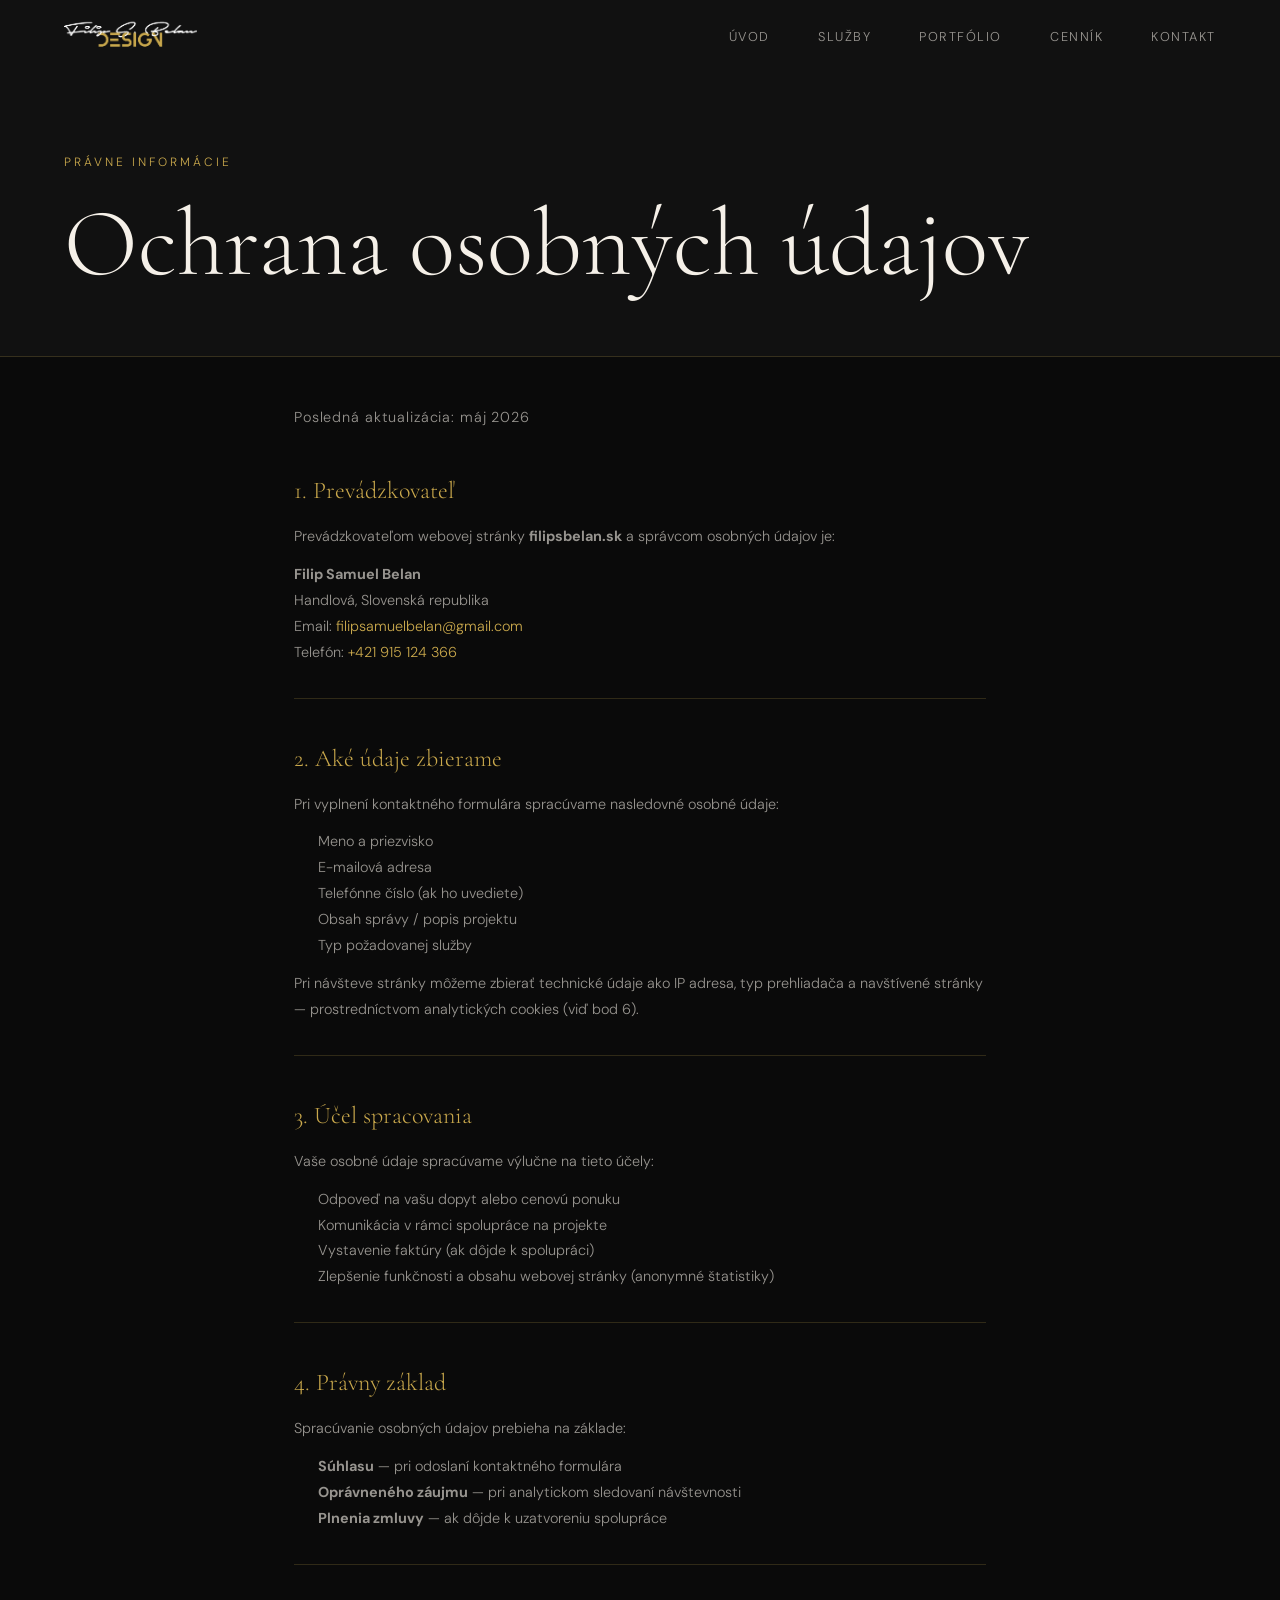
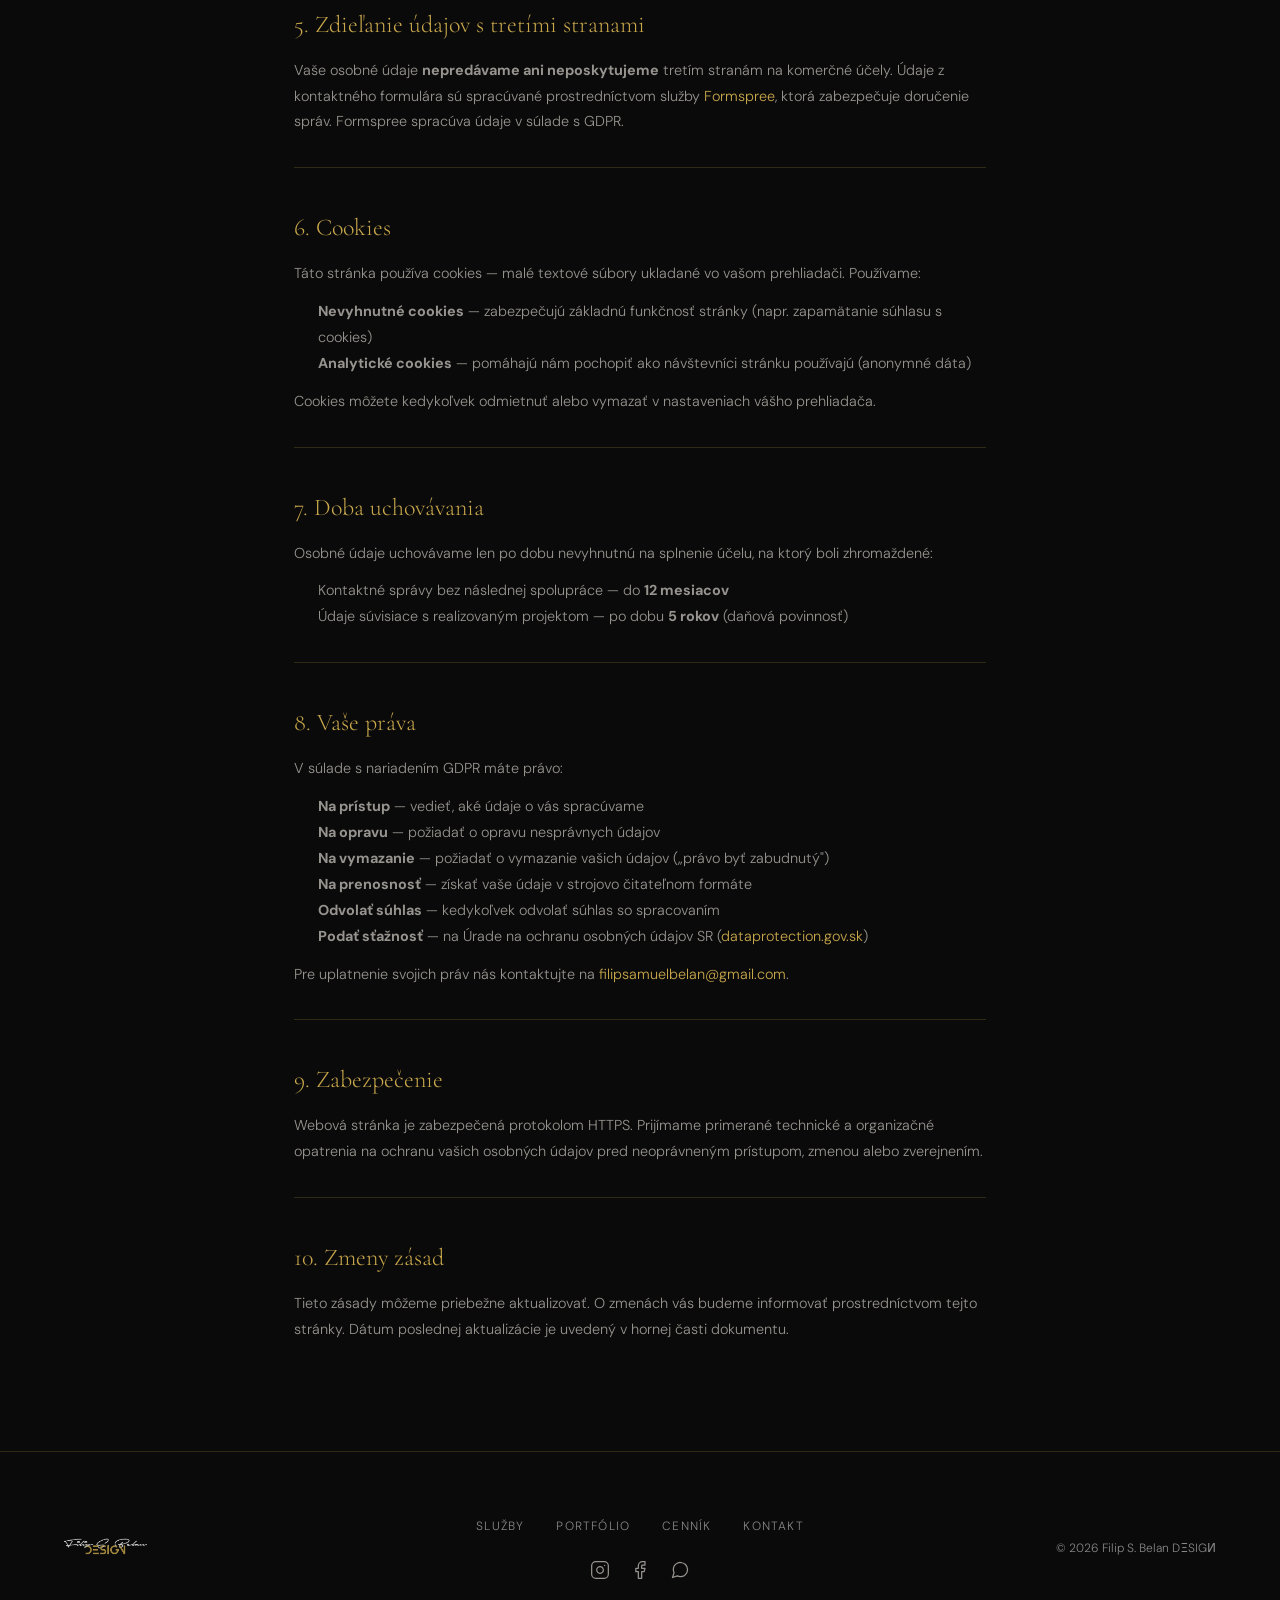
<file: ochrana-osobnych-udajov.html>
<!DOCTYPE html>
<html lang="sk">
<head>
  <meta charset="UTF-8"/>
  <meta name="viewport" content="width=device-width, initial-scale=1.0"/>
  <title>Ochrana osobných údajov — Filip S. Belan</title>
  <link rel="stylesheet" href="style.css"/>
  <link href="https://fonts.googleapis.com/css2?family=Cormorant+Garamond:ital,wght@0,300;0,400;1,300;1,400&family=DM+Sans:wght@300;400;500&display=swap" rel="stylesheet"/>
  <link rel="icon" type="image/x-icon" href="favicon.ico"/>
  <style>
    .gdpr-content {
      max-width: 820px;
      margin: 0 auto;
      padding: 3rem 5vw 6rem;
    }
    .gdpr-content h2 {
      font-family: var(--font-serif);
      font-size: 1.5rem;
      font-weight: 300;
      color: var(--gold);
      margin: 2.5rem 0 0.75rem;
    }
    .gdpr-content h2:first-child { margin-top: 0; }
    .gdpr-content p {
      font-size: 0.9rem;
      color: var(--cream-dim);
      line-height: 1.8;
      margin-bottom: 0.75rem;
    }
    .gdpr-content ul {
      padding-left: 1.5rem;
      margin-bottom: 0.75rem;
    }
    .gdpr-content ul li {
      font-size: 0.9rem;
      color: var(--cream-dim);
      line-height: 1.8;
    }
    .gdpr-content a {
      color: var(--gold);
      text-decoration: none;
    }
    .gdpr-content a:hover { text-decoration: underline; }
    .gdpr-updated {
      font-size: 0.78rem;
      color: var(--gray);
      margin-bottom: 2.5rem;
      letter-spacing: 0.06em;
    }
    .gdpr-divider {
      border: none;
      border-top: 1px solid var(--border);
      margin: 2rem 0;
    }
  </style>
</head>
<body>

  <nav class="navbar">
    <a href="index.html" class="nav-logo">
      <img src="logo.webp" alt="Logo" class="logo">
    </a>
    <button class="nav-toggle" id="navToggle" aria-label="Menu">
      <span></span><span></span>
    </button>
    <ul class="nav-links" id="navLinks">
      <li><a href="index.html">Úvod</a></li>
      <li><a href="sluzby.html">Služby</a></li>
      <li><a href="portfolio.html">Portfólio</a></li>
      <li><a href="cennik.html">Cenník</a></li>
      <li><a href="kontakt.html">Kontakt</a></li>
    </ul>
  </nav>

  <main>

    <section class="page-hero">
      <div class="page-hero-inner">
        <p class="hero-eyebrow">Právne informácie</p>
        <h1>Ochrana osobných údajov</h1>
      </div>
    </section>

    <div class="gdpr-content">
      <p class="gdpr-updated">Posledná aktualizácia: máj 2026</p>

      <h2>1. Prevádzkovateľ</h2>
      <p>Prevádzkovateľom webovej stránky <strong>filipsbelan.sk</strong> a správcom osobných údajov je:</p>
      <p>
        <strong>Filip Samuel Belan</strong><br/>
        Handlová, Slovenská republika<br/>
        Email: <a href="mailto:filipsamuelbelan@gmail.com">filipsamuelbelan@gmail.com</a><br/>
        Telefón: <a href="tel:+421915124366">+421 915 124 366</a>
      </p>

      <hr class="gdpr-divider"/>

      <h2>2. Aké údaje zbierame</h2>
      <p>Pri vyplnení kontaktného formulára spracúvame nasledovné osobné údaje:</p>
      <ul>
        <li>Meno a priezvisko</li>
        <li>E-mailová adresa</li>
        <li>Telefónne číslo (ak ho uvediete)</li>
        <li>Obsah správy / popis projektu</li>
        <li>Typ požadovanej služby</li>
      </ul>
      <p>Pri návšteve stránky môžeme zbierať technické údaje ako IP adresa, typ prehliadača a navštívené stránky — prostredníctvom analytických cookies (viď bod 6).</p>

      <hr class="gdpr-divider"/>

      <h2>3. Účel spracovania</h2>
      <p>Vaše osobné údaje spracúvame výlučne na tieto účely:</p>
      <ul>
        <li>Odpoveď na vašu dopyt alebo cenovú ponuku</li>
        <li>Komunikácia v rámci spolupráce na projekte</li>
        <li>Vystavenie faktúry (ak dôjde k spolupráci)</li>
        <li>Zlepšenie funkčnosti a obsahu webovej stránky (anonymné štatistiky)</li>
      </ul>

      <hr class="gdpr-divider"/>

      <h2>4. Právny základ</h2>
      <p>Spracúvanie osobných údajov prebieha na základe:</p>
      <ul>
        <li><strong>Súhlasu</strong> — pri odoslaní kontaktného formulára</li>
        <li><strong>Oprávneného záujmu</strong> — pri analytickom sledovaní návštevnosti</li>
        <li><strong>Plnenia zmluvy</strong> — ak dôjde k uzatvoreniu spolupráce</li>
      </ul>

      <hr class="gdpr-divider"/>

      <h2>5. Zdieľanie údajov s tretími stranami</h2>
      <p>Vaše osobné údaje <strong>nepredávame ani neposkytujeme</strong> tretím stranám na komerčné účely. Údaje z kontaktného formulára sú spracúvané prostredníctvom služby <a href="https://formspree.io" target="_blank">Formspree</a>, ktorá zabezpečuje doručenie správ. Formspree spracúva údaje v súlade s GDPR.</p>

      <hr class="gdpr-divider"/>

      <h2>6. Cookies</h2>
      <p>Táto stránka používa cookies — malé textové súbory ukladané vo vašom prehliadači. Používame:</p>
      <ul>
        <li><strong>Nevyhnutné cookies</strong> — zabezpečujú základnú funkčnosť stránky (napr. zapamätanie súhlasu s cookies)</li>
        <li><strong>Analytické cookies</strong> — pomáhajú nám pochopiť ako návštevníci stránku používajú (anonymné dáta)</li>
      </ul>
      <p>Cookies môžete kedykoľvek odmietnuť alebo vymazať v nastaveniach vášho prehliadača.</p>

      <hr class="gdpr-divider"/>

      <h2>7. Doba uchovávania</h2>
      <p>Osobné údaje uchovávame len po dobu nevyhnutnú na splnenie účelu, na ktorý boli zhromaždené:</p>
      <ul>
        <li>Kontaktné správy bez následnej spolupráce — do <strong>12 mesiacov</strong></li>
        <li>Údaje súvisiace s realizovaným projektom — po dobu <strong>5 rokov</strong> (daňová povinnosť)</li>
      </ul>

      <hr class="gdpr-divider"/>

      <h2>8. Vaše práva</h2>
      <p>V súlade s nariadením GDPR máte právo:</p>
      <ul>
        <li><strong>Na prístup</strong> — vedieť, aké údaje o vás spracúvame</li>
        <li><strong>Na opravu</strong> — požiadať o opravu nesprávnych údajov</li>
        <li><strong>Na vymazanie</strong> — požiadať o vymazanie vašich údajov („právo byť zabudnutý")</li>
        <li><strong>Na prenosnosť</strong> — získať vaše údaje v strojovo čitateľnom formáte</li>
        <li><strong>Odvolať súhlas</strong> — kedykoľvek odvolať súhlas so spracovaním</li>
        <li><strong>Podať sťažnosť</strong> — na Úrade na ochranu osobných údajov SR (<a href="https://dataprotection.gov.sk" target="_blank">dataprotection.gov.sk</a>)</li>
      </ul>
      <p>Pre uplatnenie svojich práv nás kontaktujte na <a href="mailto:filipsamuelbelan@gmail.com">filipsamuelbelan@gmail.com</a>.</p>

      <hr class="gdpr-divider"/>

      <h2>9. Zabezpečenie</h2>
      <p>Webová stránka je zabezpečená protokolom HTTPS. Prijímame primerané technické a organizačné opatrenia na ochranu vašich osobných údajov pred neoprávneným prístupom, zmenou alebo zverejnením.</p>

      <hr class="gdpr-divider"/>

      <h2>10. Zmeny zásad</h2>
      <p>Tieto zásady môžeme priebežne aktualizovať. O zmenách vás budeme informovať prostredníctvom tejto stránky. Dátum poslednej aktualizácie je uvedený v hornej časti dokumentu.</p>

    </div>

  </main>

  <footer class="footer">
    <div class="footer-inner">
      
      <a href="index.html" class="nav-logo">
        <img src="logo.webp" alt="Logo" class="logo footer-logo">
      </a>
      
      <div class="footer-center">
        <div class="footer-links">
          <a href="sluzby.html">Služby</a>
          <a href="portfolio.html">Portfólio</a>
          <a href="cennik.html">Cenník</a>
          <a href="kontakt.html">Kontakt</a>
        </div>

        <div class="footer-socials">
          <a href="https://www.instagram.com/filipsbelan_design" target="_blank" rel="noopener" aria-label="Instagram">
            <svg viewBox="0 0 24 24" fill="none" stroke="currentColor" stroke-width="1.5" stroke-linecap="round" stroke-linejoin="round"><rect x="2" y="2" width="20" height="20" rx="5" ry="5"></rect><path d="M16 11.37A4 4 0 1 1 12.63 8 4 4 0 0 1 16 11.37z"></path><line x1="17.5" y1="6.5" x2="17.51" y2="6.5"></line></svg>
          </a>
          <a href="https://www.facebook.com/profile.php?id=100087038730195" target="_blank" rel="noopener" aria-label="Facebook">
            <svg viewBox="0 0 24 24" fill="none" stroke="currentColor" stroke-width="1.5" stroke-linecap="round" stroke-linejoin="round"><path d="M18 2h-3a5 5 0 0 0-5 5v3H7v4h3v8h4v-8h3l1-4h-4V7a1 1 0 0 1 1-1h3z"></path></svg>
          </a>
          <a href="https://wa.me/421915124366" target="_blank" rel="noopener" aria-label="WhatsApp">
            <svg viewBox="0 0 24 24" fill="none" stroke="currentColor" stroke-width="1.5" stroke-linecap="round" stroke-linejoin="round"><path d="M21 11.5a8.38 8.38 0 0 1-.9 3.8 8.5 8.5 0 0 1-7.6 4.7 8.38 8.38 0 0 1-3.8-.9L3 21l1.9-5.7a8.38 8.38 0 0 1-.9-3.8 8.5 8.5 0 0 1 4.7-7.6 8.38 8.38 0 0 1 3.8-.9h.5a8.48 8.48 0 0 1 8 8v.5z"></path></svg>
          </a>
        </div>
      </div>
      <p class="footer-copy">© 2026 Filip S. Belan DΞSIGИ</p>

  <script src="main.js"></script>

</body>
</html>
</file>
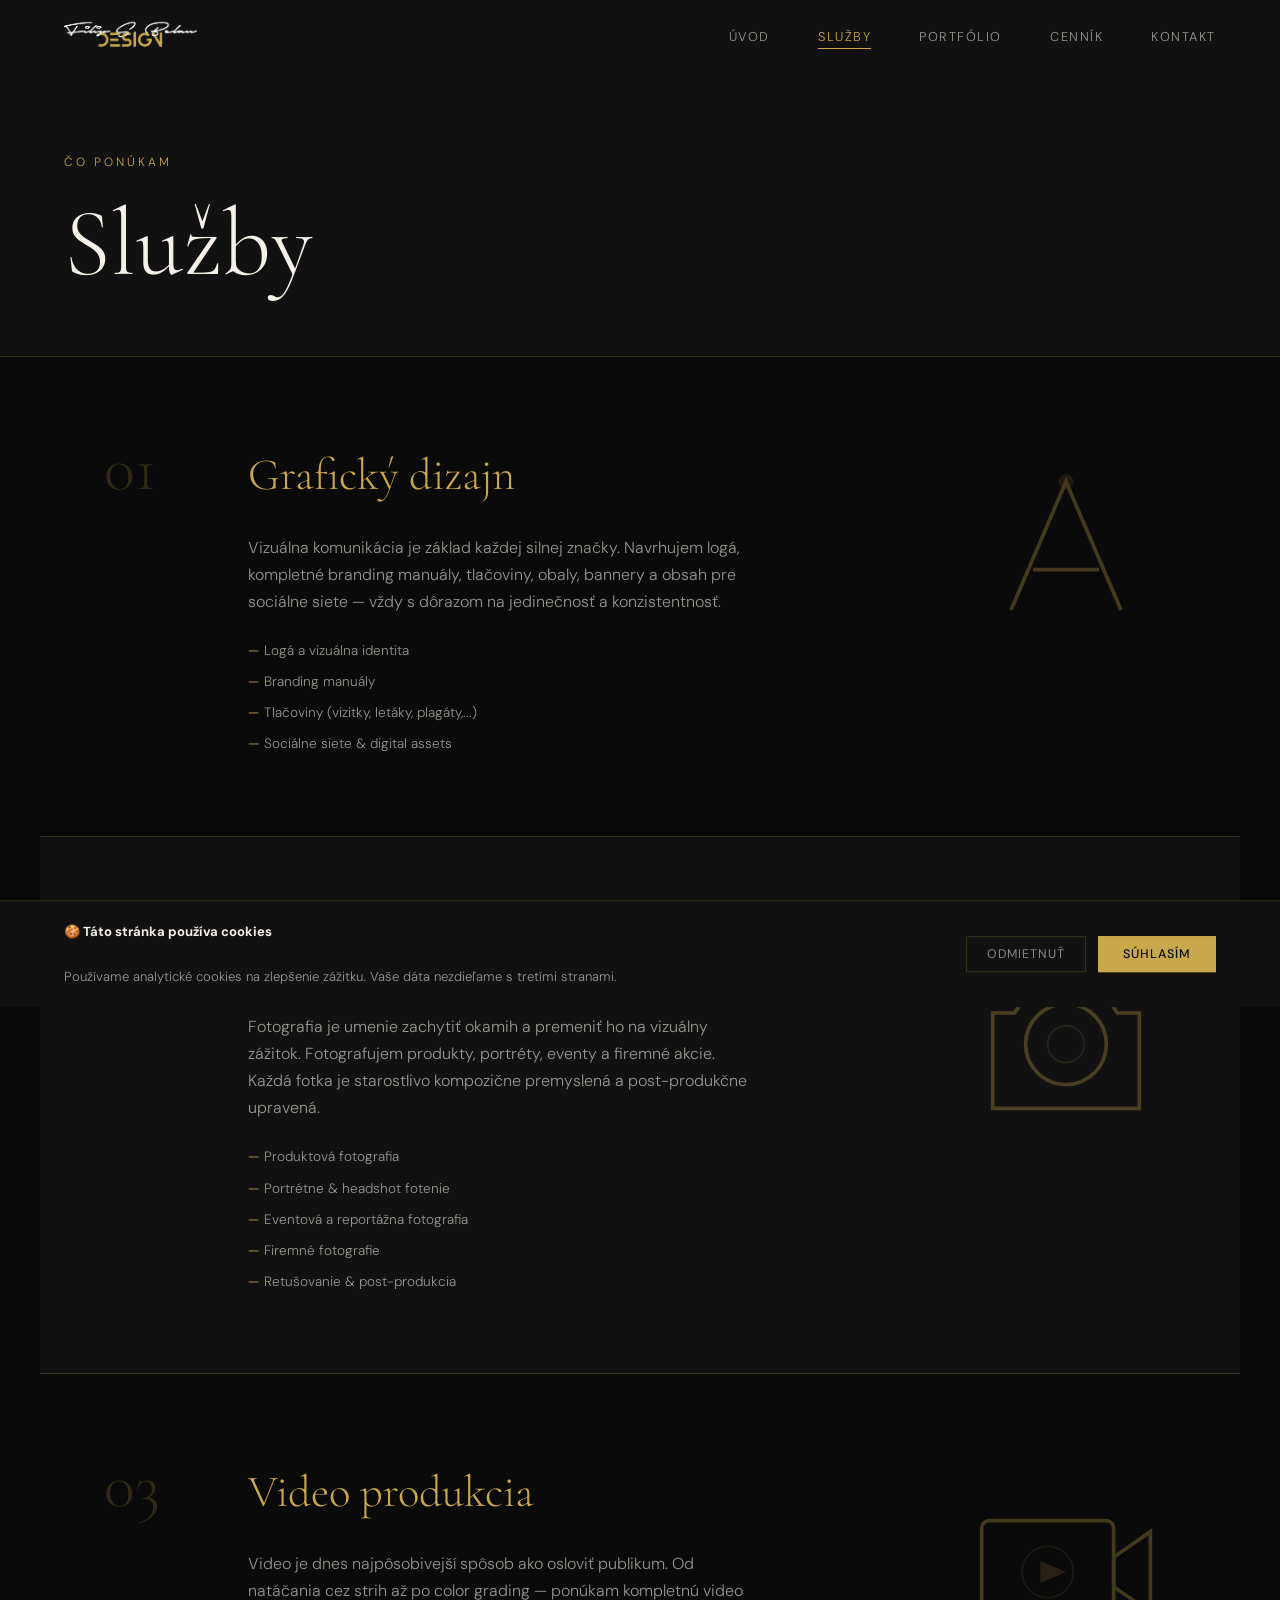
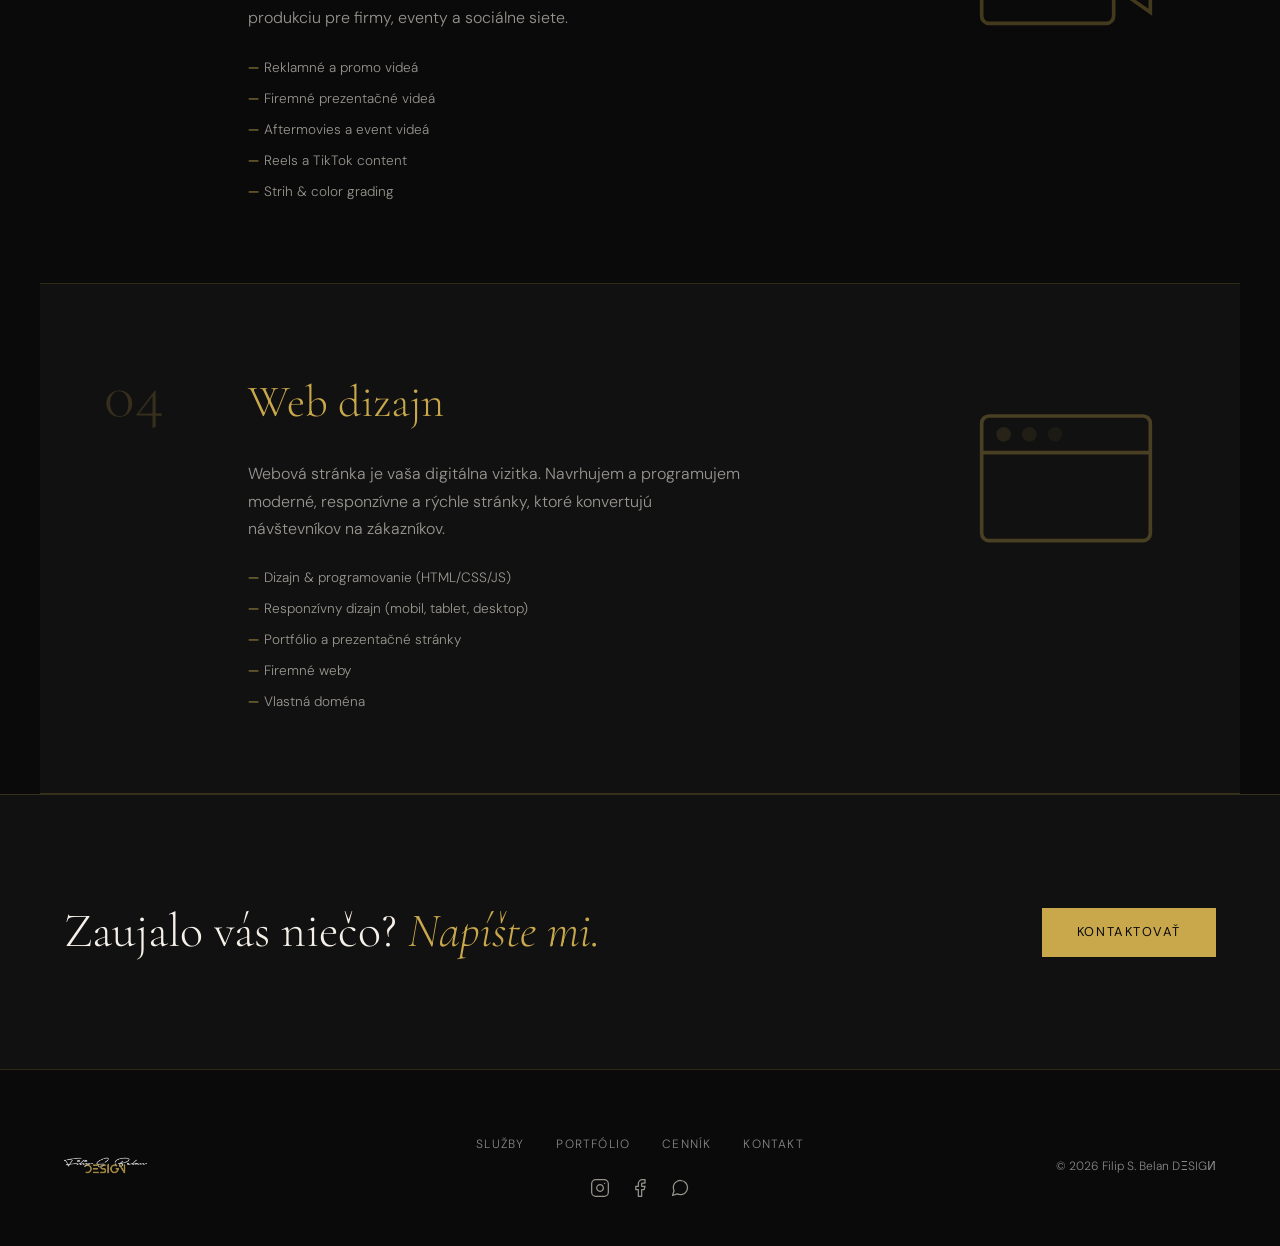
<file: sluzby.html>
<!DOCTYPE html>
<html lang="sk">
<head>
  <meta charset="UTF-8"/>
  <meta name="viewport" content="width=device-width, initial-scale=1.0"/>
  <title>Služby — Filip S. Belan</title>
  <link rel="icon" type="image/x-icon" href="favicon.ico"/>
  <link rel="icon" type="image/png" sizes="32x32" href="favicon-32x32.png"/>
  <link rel="icon" type="image/png" sizes="16x16" href="favicon-16x16.png"/>
  <link rel="apple-touch-icon" sizes="180x180" href="apple-touch-icon.png"/>
  <link rel="stylesheet" href="style.css"/>
  <link href="https://fonts.googleapis.com/css2?family=Cormorant+Garamond:ital,wght@0,300;0,400;1,300;1,400&family=DM+Sans:wght@300;400;500&display=swap" rel="stylesheet"/>
</head>
<body>

  <nav class="navbar">
    <a href="index.html" class="nav-logo">
      <img src="logo.webp" alt="Logo" class="logo">
    </a>
    <button class="nav-toggle" id="navToggle" aria-label="Menu">
      <span></span><span></span>
    </button>
    <ul class="nav-links" id="navLinks">
      <li><a href="index.html">Úvod</a></li>
      <li><a href="sluzby.html" class="active">Služby</a></li>
      <li><a href="portfolio.html">Portfólio</a></li>
      <li><a href="cennik.html">Cenník</a></li>
      <li><a href="kontakt.html">Kontakt</a></li>
    </ul>
  </nav>

  <main>

    <section class="page-hero">
      <div class="page-hero-inner">
        <p class="hero-eyebrow">Čo ponúkam</p>
        <h1>Služby</h1>
      </div>
    </section>

    <section class="services-full">

      <div class="service-block" id="grafika">
        <div class="service-block-num">01</div>
        <div class="service-block-content">
          <h2>Grafický dizajn</h2>
          <p>Vizuálna komunikácia je základ každej silnej značky. Navrhujem logá, kompletné branding manuály, tlačoviny, obaly, bannery a obsah pre sociálne siete — vždy s dôrazom na jedinečnosť a konzistentnosť.</p>
          <ul class="service-list">
            <li>Logá a vizuálna identita</li>
            <li>Branding manuály</li>
            <li>Tlačoviny (vizitky, letáky, plagáty,...)</li>
            <li>Sociálne siete & digital assets</li>
          </ul>
        </div>
        <div class="service-block-icon">
          <svg viewBox="0 0 120 120" fill="none"><path d="M30 90L60 20l30 70" stroke="currentColor" stroke-width="2"/><path d="M42 68h36" stroke="currentColor" stroke-width="2"/><circle cx="60" cy="20" r="4" fill="currentColor" opacity="0.4"/></svg>
        </div>
      </div>

      <div class="service-block service-block--alt" id="fotografia">
        <div class="service-block-num">02</div>
        <div class="service-block-content">
          <h2>Fotografia</h2>
          <p>Fotografia je umenie zachytiť okamih a premeniť ho na vizuálny zážitok. Fotografujem produkty, portréty, eventy a firemné akcie. Každá fotka je starostlivo kompozične premyslená a post-produkčne upravená.</p>
          <ul class="service-list">
            <li>Produktová fotografia</li>
            <li>Portrétne & headshot fotenie</li>
            <li>Eventová a reportážna fotografia</li>
            <li>Firemné fotografie</li>
            <li>Retušovanie & post-produkcia</li>
          </ul>
        </div>
        <div class="service-block-icon">
          <svg viewBox="0 0 120 120" fill="none"><circle cx="60" cy="65" r="22" stroke="currentColor" stroke-width="2"/><path d="M20 48h12l8-12h40l8 12h12v52H20V48z" stroke="currentColor" stroke-width="2"/><circle cx="60" cy="65" r="10" stroke="currentColor" stroke-width="1" opacity="0.4"/></svg>
        </div>
      </div>

      <div class="service-block" id="video">
        <div class="service-block-num">03</div>
        <div class="service-block-content">
          <h2>Video produkcia</h2>
          <p>Video je dnes najpôsobivejší spôsob ako osloviť publikum. Od natáčania cez strih až po color grading — ponúkam kompletnú video produkciu pre firmy, eventy a sociálne siete.</p>
          <ul class="service-list">
            <li>Reklamné a promo videá</li>
            <li>Firemné prezentačné videá</li>
            <li>Aftermovies a event videá</li>
            <li>Reels a TikTok content</li>
            <li>Strih & color grading</li>
          </ul>
        </div>
        <div class="service-block-icon">
          <svg viewBox="0 0 120 120" fill="none"><rect x="14" y="32" width="72" height="56" rx="4" stroke="currentColor" stroke-width="2"/><path d="M86 52l20-14v44l-20-14V52z" stroke="currentColor" stroke-width="2"/><circle cx="50" cy="60" r="14" stroke="currentColor" stroke-width="1" opacity="0.3"/><path d="M46 54l14 6-14 6V54z" fill="currentColor" opacity="0.5"/></svg>
        </div>
      </div>

      <div class="service-block service-block--alt" id="web">
        <div class="service-block-num">04</div>
        <div class="service-block-content">
          <h2>Web dizajn</h2>
          <p>Webová stránka je vaša digitálna vizitka. Navrhujem a programujem moderné, responzívne a rýchle stránky, ktoré konvertujú návštevníkov na zákazníkov.</p>
          <ul class="service-list">
            <li>Dizajn & programovanie (HTML/CSS/JS)</li>
            <li>Responzívny dizajn (mobil, tablet, desktop)</li>
            <li>Portfólio a prezentačné stránky</li>
            <li>Firemné weby</li>
            <li>Vlastná doména</li>
          </ul>
        </div>
        <div class="service-block-icon">
          <svg viewBox="0 0 120 120" fill="none"><rect x="14" y="24" width="92" height="68" rx="4" stroke="currentColor" stroke-width="2"/><path d="M14 44h92" stroke="currentColor" stroke-width="2"/><circle cx="26" cy="34" r="4" fill="currentColor" opacity="0.4"/><circle cx="40" cy="34" r="4" fill="currentColor" opacity="0.3"/><circle cx="54" cy="34" r="4" fill="currentColor" opacity="0.2"/></svg>
        </div>
      </div>

    </section>

    <section class="cta-band">
      <div class="cta-band-inner">
        <h2>Zaujalo vás niečo? <em>Napíšte mi.</em></h2>
        <a href="kontakt.html" class="btn btn--gold">Kontaktovať</a>
      </div>
    </section>

  </main>

  <footer class="footer">
    <div class="footer-inner">
      
      <a href="index.html" class="nav-logo">
        <img src="logo.webp" alt="Logo" class="logo footer-logo">
      </a>
      
      <div class="footer-center">
        <div class="footer-links">
          <a href="sluzby.html">Služby</a>
          <a href="portfolio.html">Portfólio</a>
          <a href="cennik.html">Cenník</a>
          <a href="kontakt.html">Kontakt</a>
        </div>

        <div class="footer-socials">
          <a href="https://www.instagram.com/filipsbelan_design" target="_blank" rel="noopener" aria-label="Instagram">
            <svg viewBox="0 0 24 24" fill="none" stroke="currentColor" stroke-width="1.5" stroke-linecap="round" stroke-linejoin="round"><rect x="2" y="2" width="20" height="20" rx="5" ry="5"></rect><path d="M16 11.37A4 4 0 1 1 12.63 8 4 4 0 0 1 16 11.37z"></path><line x1="17.5" y1="6.5" x2="17.51" y2="6.5"></line></svg>
          </a>
          <a href="https://www.facebook.com/profile.php?id=100087038730195" target="_blank" rel="noopener" aria-label="Facebook">
            <svg viewBox="0 0 24 24" fill="none" stroke="currentColor" stroke-width="1.5" stroke-linecap="round" stroke-linejoin="round"><path d="M18 2h-3a5 5 0 0 0-5 5v3H7v4h3v8h4v-8h3l1-4h-4V7a1 1 0 0 1 1-1h3z"></path></svg>
          </a>
          <a href="https://wa.me/421915124366" target="_blank" rel="noopener" aria-label="WhatsApp">
            <svg viewBox="0 0 24 24" fill="none" stroke="currentColor" stroke-width="1.5" stroke-linecap="round" stroke-linejoin="round"><path d="M21 11.5a8.38 8.38 0 0 1-.9 3.8 8.5 8.5 0 0 1-7.6 4.7 8.38 8.38 0 0 1-3.8-.9L3 21l1.9-5.7a8.38 8.38 0 0 1-.9-3.8 8.5 8.5 0 0 1 4.7-7.6 8.38 8.38 0 0 1 3.8-.9h.5a8.48 8.48 0 0 1 8 8v.5z"></path></svg>
          </a>
        </div>
      </div>
<p class="footer-copy">© 2026 Filip S. Belan DΞSIGИ</p>

  <script src="main.js"></script>

  <!-- COOKIES BANNER -->
  <div id="cookie-banner">
    <div class="cookie-text">
      <strong>🍪 Táto stránka používa cookies</strong><br>
      Používame analytické cookies na zlepšenie zážitku. Vaše dáta nezdieľame s tretími stranami.
    </div>
    <div class="cookie-btns">
      <button id="cookie-decline">Odmietnuť</button>
      <button id="cookie-accept">Súhlasím</button>
    </div>
  </div>

</body>
</html>
</file>
<file: style.css>
/* =============================================
   FILIP S. BELAN — style.css
   Dark luxury: #0a0a0a / #c9a84c / #f5f0e8
   ============================================= */

:root {
  --black: #0a0a0a;
  --black-2: #111111;
  --black-3: #1a1a1a;
  --gold: #c9a84c;
  --gold-light: #e2c97e;
  --gold-dim: rgba(201,168,76,0.15);
  --cream: #f5f0e8;
  --cream-dim: rgba(245,240,232,0.6);
  --white: #ffffff;
  --gray: #888;
  --border: rgba(201,168,76,0.2);
  --font-serif: 'Cormorant Garamond', Georgia, serif;
  --font-sans: 'DM Sans', system-ui, sans-serif;
  --nav-h: 72px;
  --transition: 0.35s cubic-bezier(0.4, 0, 0.2, 1);
}

::selection {
  background-color: var(--gold);
  color: var(--black);
}

*, *::before, *::after { box-sizing: border-box; margin: 0; padding: 0; }

html { scroll-behavior: smooth; }

body {
  background: var(--black);
  color: var(--cream);
  font-family: var(--font-sans);
  font-size: 16px;
  line-height: 1.7;
  font-weight: 300;
  overflow-x: hidden;
}

img { display: block; width: 100%; height: 100%; object-fit: cover; }

/* Portfolio stránka — obrázky si zachovajú pôvodný pomer strán */
.portfolio-page .portfolio-grid img {
  height: auto;
  object-fit: unset;
}
a { color: inherit; text-decoration: none; }
ul { list-style: none; }
button { cursor: pointer; border: none; background: none; font-family: inherit; }

/* ---- SCROLLBAR ---- */
::-webkit-scrollbar { width: 4px; }
::-webkit-scrollbar-track { background: var(--black); }
::-webkit-scrollbar-thumb { background: var(--gold); border-radius: 2px; }

/* ===================== NAVBAR ===================== */
.navbar {
  position: fixed;
  top: 0; left: 0; right: 0;
  height: var(--nav-h);
  display: flex;
  align-items: center;
  justify-content: space-between;
  padding: 0 5vw;
  z-index: 1000;
  transition: background var(--transition), border-color var(--transition);
}

.navbar.scrolled {
  background: rgba(10,10,10,0.95);
  border-bottom: 1px solid var(--border);
  backdrop-filter: blur(16px);
}

.nav-logo {
  font-family: var(--font-serif);
  font-size: 1.6rem;
  letter-spacing: 0.15em;
  color: var(--gold);
  font-weight: 400;
}

.nav-links {
  display: flex;
  gap: 3rem;
}

.nav-links a {
  font-size: 0.8rem;
  letter-spacing: 0.12em;
  text-transform: uppercase;
  color: var(--cream-dim);
  transition: color var(--transition);
  position: relative;
}

.nav-links a::after {
  content: '';
  position: absolute;
  bottom: -4px; left: 0;
  width: 0; height: 1px;
  background: var(--gold);
  transition: width var(--transition);
}

.nav-links a:hover,
.nav-links a.active {
  color: var(--gold);
}

.nav-links a.active::after,
.nav-links a:hover::after {
  width: 100%;
}

.nav-toggle {
  display: none;
  flex-direction: column;
  gap: 6px;
  padding: 4px;
}

.nav-toggle span {
  display: block;
  width: 24px; height: 1px;
  background: var(--cream);
  transition: var(--transition);
}

/* ===================== BUTTONS ===================== */
.btn {
  display: inline-flex;
  align-items: center;
  gap: 0.5rem;
  padding: 0.85rem 2.2rem;
  font-family: var(--font-sans);
  font-size: 0.8rem;
  font-weight: 400;
  letter-spacing: 0.12em;
  text-transform: uppercase;
  transition: var(--transition);
  border-radius: 0;
}

.btn--gold {
  background: var(--gold);
  color: var(--black);
  position: relative;
  overflow: hidden;
}

.btn--gold::after {
  content: '';
  position: absolute;
  top: 0;
  left: -50%;
  width: 20%;
  height: 100%;
  background: linear-gradient(
    to right,
    rgba(255, 255, 255, 0) 0%,
    rgba(255, 255, 255, 0.3) 50%,
    rgba(255, 255, 255, 0) 100%
  );
  transform: skewX(-25deg);
  transition: none;
}

.btn--gold:hover::after {
  left: 150%;
  transition: left 0.8s ease-in-out;
}

.btn--gold:hover {
  background: var(--gold-light);
  transform: translateY(-1px);
}

.btn--outline {
  border: 1px solid var(--border);
  color: var(--cream);
}
.btn--outline:hover {
  border-color: var(--gold);
  color: var(--gold);
}

.btn--full { width: 100%; justify-content: center; }

/* ===================== HERO ===================== */
.hero {
  position: relative;
  min-height: 100svh;
  display: flex;
  align-items: center;
  overflow: hidden;
}

.hero-bg {
  position: absolute;
  inset: 0;
  background: var(--black);
}

.hero-noise {
  position: absolute;
  inset: 0;
  background-image: url("data:image/svg+xml,%3Csvg viewBox='0 0 256 256' xmlns='http://www.w3.org/2000/svg'%3E%3Cfilter id='n'%3E%3CfeTurbulence type='fractalNoise' baseFrequency='0.9' numOctaves='4' stitchTiles='stitch'/%3E%3C/filter%3E%3Crect width='100%25' height='100%25' filter='url(%23n)' opacity='0.04'/%3E%3C/svg%3E");
  opacity: 0.6;
  pointer-events: none;
}

.hero-line {
  position: absolute;
  background: var(--border);
}

.hero-line--1 { top: 0; bottom: 0; left: 20%; width: 1px; }
.hero-line--2 { top: 0; bottom: 0; right: 20%; width: 1px; }
.hero-line--3 { left: 0; right: 0; bottom: 30%; height: 1px; }

.hero-content {
  position: relative;
  padding: calc(var(--nav-h) + 4rem) 5vw 4rem;
  max-width: 900px;
}

.hero-eyebrow {
  font-size: 0.75rem;
  letter-spacing: 0.25em;
  text-transform: uppercase;
  color: var(--gold);
  margin-bottom: 1.5rem;
  opacity: 0;
  animation: fadeUp 0.8s 0.2s forwards;
}

.hero-title {
  font-family: var(--font-serif);
  font-size: clamp(3rem, 8vw, 7rem);
  font-weight: 300;
  line-height: 1.1;
  margin-bottom: 1.5rem;
  display: flex;
  flex-direction: column;
}

.hero-title span {
  opacity: 0;
  animation: fadeUp 0.8s forwards;
}
.hero-title span:nth-child(1) { animation-delay: 0.35s; }
.hero-title span:nth-child(2) { animation-delay: 0.5s; }
.hero-title span:nth-child(3) { animation-delay: 0.65s; }
.hero-title span:nth-child(4) { animation-delay: 0.8s; }

.hero-title--italic { font-style: italic; color: var(--gold); }
.hero-title--gold { color: var(--gold); }

.hero-sub {
  font-size: 0.8rem;
  letter-spacing: 0.2em;
  text-transform: uppercase;
  color: var(--gray);
  margin-bottom: 2.5rem;
  opacity: 0;
  animation: fadeUp 0.8s 0.95s forwards;
}

.hero-cta {
  display: flex;
  gap: 1rem;
  flex-wrap: wrap;
  opacity: 0;
  animation: fadeUp 0.8s 1.1s forwards;
}

.hero-scroll {
  position: absolute;
  bottom: 2.5rem;
  right: 5vw;
  display: flex;
  flex-direction: column;
  align-items: center;
  gap: 0.75rem;
  opacity: 0;
  animation: fadeIn 1s 1.5s forwards;
}

.hero-scroll span {
  font-size: 0.65rem;
  letter-spacing: 0.2em;
  text-transform: uppercase;
  color: var(--gray);
  writing-mode: vertical-rl;
}

.hero-scroll-line {
  width: 1px;
  height: 60px;
  background: linear-gradient(to bottom, var(--gold), transparent);
  animation: scrollLine 2s ease-in-out 2s infinite;
}

/* ===================== INTRO ===================== */
.intro {
  padding: 7rem 5vw;
  border-top: 1px solid var(--border);
}

.intro-inner {
  display: grid;
  grid-template-columns: 140px 1fr 300px;
  gap: 4rem;
  align-items: start;
  max-width: 1200px;
  margin: 0 auto;
}

.intro-label {
  font-size: 0.7rem;
  letter-spacing: 0.2em;
  text-transform: uppercase;
  color: var(--gold);
  padding-top: 0.4rem;
}

.intro-text h2 {
  font-family: var(--font-serif);
  font-size: clamp(1.8rem, 3.5vw, 2.8rem);
  font-weight: 300;
  line-height: 1.25;
  margin-bottom: 1.25rem;
}

.intro-text h2 em {
  font-style: italic;
  color: var(--gold);
}

.intro-text p {
  color: var(--cream-dim);
  margin-bottom: 1.5rem;
  max-width: 480px;
}

.link-arrow {
  font-size: 0.8rem;
  letter-spacing: 0.1em;
  color: var(--gold);
  transition: gap var(--transition);
  display: inline-flex;
  gap: 0.5rem;
}
.link-arrow:hover { gap: 0.75rem; }

.intro-stats {
  display: flex;
  flex-direction: column;
  gap: 2rem;
  border-left: 1px solid var(--border);
  padding-left: 2rem;
}

.stat-num {
  display: block;
  font-family: var(--font-serif);
  font-size: 2.5rem;
  font-weight: 300;
  color: var(--gold);
  line-height: 1;
}

.stat-label {
  display: block;
  font-size: 0.75rem;
  letter-spacing: 0.1em;
  text-transform: uppercase;
  color: var(--gray);
  margin-top: 0.25rem;
}

/* ===================== SECTION HEADER ===================== */
.section-header {
  max-width: 1200px;
  margin: 0 auto 4rem;
  padding: 0 5vw;
  display: flex;
  align-items: baseline;
  gap: 2rem;
}

.section-label {
  font-size: 0.7rem;
  letter-spacing: 0.2em;
  text-transform: uppercase;
  color: var(--gold);
  white-space: nowrap;
}

.section-header h2 {
  font-family: var(--font-serif);
  font-size: clamp(1.8rem, 3vw, 2.5rem);
  font-weight: 300;
}

/* ===================== SERVICES PREVIEW ===================== */
.services-preview {
  padding: 7rem 0;
  border-top: 1px solid var(--border);
}

.services-grid {
  display: grid;
  grid-template-columns: repeat(4, 1fr);
  border-left: 1px solid var(--border);
  max-width: 1200px;
  margin: 0 auto;
  padding: 0 5vw;
  gap: 0;
}

.service-card {
  padding: 2.5rem 2rem;
  border-right: 1px solid var(--border);
  display: flex;
  flex-direction: column;
  gap: 1rem;
  transition: background var(--transition);
  position: relative;
}

.service-card:hover {
  background: var(--gold-dim);
}

.service-icon {
  width: 48px; height: 48px;
  color: var(--gold);
  opacity: 0.7;
}

.service-card h3 {
  font-family: var(--font-serif);
  font-size: 1.4rem;
  font-weight: 300;
}

.service-card p {
  font-size: 0.85rem;
  color: var(--cream-dim);
  flex: 1;
}

.service-arrow {
  font-size: 1.2rem;
  color: var(--gold);
  opacity: 0;
  transform: translateX(-8px);
  transition: var(--transition);
  align-self: flex-start;
}

.service-card:hover .service-arrow {
  opacity: 1;
  transform: translateX(0);
}

/* ===================== PORTFOLIO PREVIEW ===================== */
.portfolio-preview {
  padding: 7rem 0;
  border-top: 1px solid var(--border);
}

.portfolio-grid {
  display: grid;
  grid-template-columns: 2fr 1fr 1fr;
  grid-template-rows: 300px 300px;
  gap: 4px;
  max-width: 1200px;
  margin: 0 auto;
  padding: 0 5vw;
}

.portfolio-item {
  position: relative;
  overflow: hidden;
  background: var(--black-3);
}

.portfolio-item--large {
  grid-row: 1 / 3;
}

.portfolio-item img {
  transition: transform 0.6s var(--transition);
}

.portfolio-item:hover img {
  transform: scale(1.04);
}

.portfolio-overlay {
  position: absolute;
  inset: 0;
  background: rgba(10,10,10,0.7);
  display: flex;
  align-items: flex-end;
  padding: 1.25rem;
  opacity: 0;
  transition: opacity var(--transition);
}

.portfolio-item:hover .portfolio-overlay {
  opacity: 1;
}

.portfolio-overlay span {
  font-size: 0.7rem;
  letter-spacing: 0.15em;
  text-transform: uppercase;
  color: var(--gold);
  border: 1px solid var(--gold);
  padding: 0.3rem 0.75rem;
}

.portfolio-cta {
  text-align: center;
  padding: 3rem 0 0;
}

/* ===================== CTA BAND ===================== */
.cta-band {
  padding: 6rem 5vw;
  border-top: 1px solid var(--border);
  background: var(--black-2);
}

.cta-band-inner {
  max-width: 1200px;
  margin: 0 auto;
  display: flex;
  align-items: center;
  justify-content: space-between;
  gap: 2rem;
  flex-wrap: wrap;
}

.cta-band h2 {
  font-family: var(--font-serif);
  font-size: clamp(2rem, 4vw, 3rem);
  font-weight: 300;
}

.cta-band h2 em {
  font-style: italic;
  color: var(--gold);
}

/* ===================== PAGE HERO ===================== */
.page-hero {
  padding: calc(var(--nav-h) + 5rem) 5vw 4rem;
  border-bottom: 1px solid var(--border);
  background: var(--black-2);
}

.page-hero-inner {
  max-width: 1200px;
  margin: 0 auto;
}

.page-hero h1 {
  font-family: var(--font-serif);
  font-size: clamp(3.5rem, 8vw, 6rem);
  font-weight: 300;
  line-height: 1;
  color: var(--cream);
}

/* ===================== SERVICES FULL ===================== */
.services-full {
  max-width: 1200px;
  margin: 0 auto;
}

.service-block {
  display: grid;
  grid-template-columns: 80px 1fr 220px;
  gap: 4rem;
  padding: 5rem 5vw;
  border-bottom: 1px solid var(--border);
  align-items: start;
}

.service-block--alt {
  background: var(--black-2);
}

.service-block-num {
  font-family: var(--font-serif);
  font-size: 4rem;
  font-weight: 300;
  color: var(--border);
  line-height: 1;
}

.service-block-content h2 {
  font-family: var(--font-serif);
  font-size: clamp(2rem, 3.5vw, 2.8rem);
  font-weight: 300;
  margin-bottom: 1.25rem;
  color: var(--gold);
}

.service-block-content p {
  color: var(--cream-dim);
  margin-bottom: 1.5rem;
  max-width: 500px;
}

.service-list {
  display: flex;
  flex-direction: column;
  gap: 0.5rem;
}

.service-list li {
  font-size: 0.85rem;
  color: var(--cream-dim);
  padding-left: 1rem;
  position: relative;
}

.service-list li::before {
  content: '—';
  position: absolute;
  left: 0;
  color: var(--gold);
}

.service-block-icon {
  color: var(--gold);
  opacity: 0.3;
  padding-top: 0.5rem;
}

/* ===================== PORTFOLIO PAGE ===================== */
.portfolio-page {
  padding: 4rem 5vw;
  max-width: 1200px;
  margin: 0 auto;
}

.filter-bar {
  display: flex;
  gap: 0;
  margin-bottom: 3rem;
  border: 1px solid var(--border);
  width: fit-content;
}

.filter-btn {
  padding: 0.65rem 1.5rem;
  font-size: 0.75rem;
  letter-spacing: 0.1em;
  text-transform: uppercase;
  color: var(--gray);
  border-right: 1px solid var(--border);
  transition: var(--transition);
}

.filter-btn:last-child { border-right: none; }

.filter-btn:hover,
.filter-btn.active {
  background: var(--gold);
  color: var(--black);
}

.gallery-masonry {
  columns: 3;
  column-gap: 4px;
}

.gallery-item {
  break-inside: avoid;
  margin-bottom: 4px;
  position: relative;
  overflow: hidden;
  background: var(--black-3);
  cursor: pointer;
}

.gallery-item img {
  width: 100%;
  height: auto;
  display: block;
  transition: transform 0.5s var(--transition);
}

.gallery-item:hover img {
  transform: scale(1.04);
}

.gallery-overlay {
  position: absolute;
  inset: 0;
  background: rgba(10,10,10,0.65);
  display: flex;
  align-items: flex-end;
  padding: 1rem;
  opacity: 0;
  transition: opacity var(--transition);
}

.gallery-item:hover .gallery-overlay {
  opacity: 1;
}

.gallery-overlay span {
  font-size: 0.65rem;
  letter-spacing: 0.15em;
  text-transform: uppercase;
  color: var(--gold);
}

.gallery-item.hidden {
  display: none;
}

/* ===================== LIGHTBOX ===================== */
.lightbox {
  position: fixed;
  inset: 0;
  background: rgba(0,0,0,0.95);
  z-index: 2000;
  display: flex;
  align-items: center;
  justify-content: center;
  backdrop-filter: blur(8px);
  opacity: 0;
  pointer-events: none;
  transition: opacity var(--transition);
}

.lightbox.active {
  opacity: 1;
  pointer-events: auto;
}

.lightbox img {
  max-width: 90vw;
  max-height: 90vh;
  width: auto;
  height: auto;
  object-fit: contain;
}

.lightbox-close {
  position: fixed;
  top: 1.5rem; right: 2rem;
  font-size: 1.5rem;
  color: var(--cream);
  opacity: 0.7;
  transition: opacity var(--transition);
  z-index: 2001;
}

.lightbox-close:hover { opacity: 1; }

.lightbox-prev,
.lightbox-next {
  position: fixed;
  top: 50%;
  transform: translateY(-50%);
  font-size: 3rem;
  color: var(--cream);
  opacity: 0.5;
  transition: opacity var(--transition);
  z-index: 2001;
  padding: 1rem;
}

.lightbox-prev { left: 1rem; }
.lightbox-next { right: 1rem; }
.lightbox-prev:hover,
.lightbox-next:hover { opacity: 1; }

/* ===================== CONTACT ===================== */
.contact-section {
  padding: 6rem 5vw;
  max-width: 1200px;
  margin: 0 auto;
}

.contact-inner {
  display: grid;
  grid-template-columns: 1fr 1fr;
  gap: 6rem;
  align-items: start;
}

.contact-info h2 {
  font-family: var(--font-serif);
  font-size: clamp(2rem, 3.5vw, 2.8rem);
  font-weight: 300;
  line-height: 1.2;
  margin-bottom: 1.25rem;
}

.contact-info h2 em {
  font-style: italic;
  color: var(--gold);
}

.contact-info > p {
  color: var(--cream-dim);
  margin-bottom: 2.5rem;
}

.contact-items {
  display: flex;
  flex-direction: column;
  gap: 1.5rem;
}

.contact-item {
  display: flex;
  gap: 1rem;
  align-items: flex-start;
}

.contact-item-icon {
  width: 20px; height: 20px;
  color: var(--gold);
  flex-shrink: 0;
  margin-top: 2px;
}

.contact-item-label {
  display: block;
  font-size: 0.7rem;
  letter-spacing: 0.15em;
  text-transform: uppercase;
  color: var(--gray);
  margin-bottom: 0.2rem;
}

.contact-item-value {
  font-size: 0.95rem;
  color: var(--cream);
  transition: color var(--transition);
}

.contact-item-value:hover { color: var(--gold); }

/* ---- FORM ---- */
.contact-form {
  display: flex;
  flex-direction: column;
  gap: 1.5rem;
}

.form-group {
  display: flex;
  flex-direction: column;
  gap: 0.5rem;
}

.form-group label {
  font-size: 0.7rem;
  letter-spacing: 0.15em;
  text-transform: uppercase;
  color: var(--gray);
}

.form-group input,
.form-group select,
.form-group textarea {
  background: var(--black-2);
  border: 1px solid var(--border);
  color: var(--cream);
  padding: 0.9rem 1rem;
  font-family: var(--font-sans);
  font-size: 0.9rem;
  font-weight: 300;
  border-radius: 0;
  outline: none;
  transition: border-color var(--transition);
  appearance: none;
}

.form-group input:focus,
.form-group select:focus,
.form-group textarea:focus {
  border-color: var(--gold);
}

.form-group textarea { resize: vertical; }

.form-group select option {
  background: var(--black-2);
}

.form-note {
  font-size: 0.75rem;
  color: var(--gray);
  text-align: center;
}

/* ===================== FOOTER ===================== */
/* ===================== FOOTER ===================== */
.footer {
  border-top: 1px solid var(--border);
  padding: 4rem 5vw 3rem; /* Zväčšil som padding pre lepší "luxury" nádych */
  background: var(--black);
}

.footer-inner {
  max-width: 1200px;
  margin: 0 auto;
  display: grid;
  /* Vytvoríme 3 stĺpce: Logo (vľavo), Menu a Ikony (v strede pod sebou), Copy (vpravo) */
  grid-template-columns: 1fr auto 1fr; 
  align-items: center;
  gap: 2rem;
}

/* Stredový stĺpec s menu a ikonami */
.footer-center {
  display: flex;
  flex-direction: column;
  align-items: center;
  gap: 1.5rem;
}

.footer-logo {
  font-family: var(--font-serif);
  font-size: 1.2rem;
  letter-spacing: 0.15em;
  color: var(--gold);
  justify-self: start; /* Zarovná logo úplne vľavo */
}

.footer-links {
  display: flex;
  gap: 2rem;
}

.footer-links a {
  font-size: 0.75rem;
  letter-spacing: 0.1em;
  text-transform: uppercase;
  color: var(--gray);
  transition: color var(--transition);
}

.footer-links a:hover { color: var(--gold); }

/* ---- IKONY SOCIÁLNYCH SIETÍ ---- */
.footer-socials {
  display: flex;
  gap: 1.5rem;
  align-items: center;
}

.footer-socials a {
  color: var(--gray);
  transition: color var(--transition), transform var(--transition);
  display: inline-block;
}

.footer-socials svg {
  width: 20px;
  height: 20px;
  display: block;
}

.footer-socials a:hover {
  color: var(--gold);
  transform: translateY(-2px);
}

.footer-copy {
  font-size: 0.75rem;
  color: var(--gray);
  justify-self: end; /* Zarovná copyright úplne vpravo */
}

/* ---- RESPONDZIVITA (MOBILY A TABLETY) ---- */
@media (max-width: 768px) {
  .footer-inner {
    /* Na mobile zrušíme stĺpce a všetko hodíme pekne pod seba do stredu */
    grid-template-columns: 1fr;
    text-align: center;
    gap: 2rem;
  }
  
  .footer-logo,
  .footer-copy {
    justify-self: center; /* Vycentrujeme logo aj copy na mobile */
  }

  .footer-links {
    flex-direction: column; /* Menu na mobile pod sebou pre lepšie klikanie */
    gap: 1rem;
  }
}

/* ===================== ANIMATIONS ===================== */
@keyframes fadeUp {
  from { opacity: 0; transform: translateY(24px); }
  to { opacity: 1; transform: translateY(0); }
}

@keyframes fadeIn {
  from { opacity: 0; }
  to { opacity: 1; }
}

@keyframes scrollLine {
  0% { transform: scaleY(0); transform-origin: top; }
  50% { transform: scaleY(1); transform-origin: top; }
  50.01% { transform: scaleY(1); transform-origin: bottom; }
  100% { transform: scaleY(0); transform-origin: bottom; }
}

/* Reveal on scroll */
.reveal {
  opacity: 0;
  transform: translateY(32px);
  transition: opacity 0.7s ease, transform 0.7s ease;
}

.reveal.visible {
  opacity: 1;
  transform: translateY(0);
}

/* ===================== RESPONSIVE ===================== */
@media (max-width: 1024px) {
  .intro-inner {
    grid-template-columns: 1fr 1fr;
    grid-template-rows: auto auto;
  }
  .intro-label { grid-column: 1 / -1; }
  .intro-stats { grid-column: 2; grid-row: 2; border-left: 1px solid var(--border); }

  .services-grid { grid-template-columns: repeat(2, 1fr); }

  .service-block {
    grid-template-columns: 60px 1fr;
  }
  .service-block-icon { display: none; }

  .portfolio-grid {
    grid-template-columns: 1fr 1fr;
    grid-template-rows: 250px 250px 250px;
  }
  .portfolio-item--large { grid-row: 1; }
}

@media (max-width: 768px) {
  .nav-links {
    display: none;
    position: fixed;
    top: var(--nav-h);
    left: 0; right: 0;
    background: rgba(10,10,10,0.98);
    flex-direction: column;
    padding: 2rem 5vw;
    gap: 1.5rem;
    border-bottom: 1px solid var(--border);
    backdrop-filter: blur(16px);
  }
  .nav-links.open { display: flex; }
  .nav-toggle { display: flex; }

  .hero-content { padding-top: calc(var(--nav-h) + 3rem); }

  .intro-inner {
    grid-template-columns: 1fr;
    gap: 2rem;
  }
  .intro-stats {
    flex-direction: row;
    border-left: none;
    border-top: 1px solid var(--border);
    padding-left: 0;
    padding-top: 2rem;
  }

  .services-grid { grid-template-columns: 1fr; }
  .service-card { border-right: none; border-bottom: 1px solid var(--border); }

  .portfolio-grid {
    grid-template-columns: 1fr;
    grid-template-rows: none;
  }
  .portfolio-item { height: 260px; }
  .portfolio-item--large { grid-row: auto; }

  .gallery-masonry { columns: 2; }

  .contact-inner { grid-template-columns: 1fr; gap: 3rem; }

  .section-header { flex-direction: column; gap: 0.5rem; }

  .cta-band-inner { flex-direction: column; align-items: flex-start; }

  .footer-inner { flex-direction: column; text-align: center; }
  .footer-links { justify-content: center; }

  .service-block {
    grid-template-columns: 1fr;
    gap: 1.5rem;
  }
  .service-block-num { font-size: 2.5rem; }

  .filter-bar { flex-wrap: wrap; width: 100%; }
  .filter-btn { flex: 1; border-right: none; border-bottom: 1px solid var(--border); }
}

@media (max-width: 480px) {
  .gallery-masonry { columns: 1; }
  .hero-cta { flex-direction: column; }
  .btn { width: 100%; justify-content: center; }
}

.logo {
  height: 40px;
  width: auto;
}

.footer-logo {
  height: 25px; /* zmenši podľa chuti */
  opacity: 0.8; /* voliteľné - jemnejší efekt */
}

.portfolio-item:has(img[src=""]), 
.portfolio-item:has(img:not([src])) {
    display: none !important;
}
/* ===================== REVIEWS SECTION ===================== */
.reviews-section {
  padding: 7rem 0;
  border-top: 1px solid var(--border);
  overflow: hidden;
}

.reviews-section .section-header h2 em {
  font-style: italic;
  color: var(--gold);
}

.reviews-track {
  display: flex;
  gap: 1.5rem;
  padding: 0 5vw 1rem;
  overflow-x: auto;
  scroll-snap-type: x mandatory;
  -webkit-overflow-scrolling: touch;
  scrollbar-width: none;
  max-width: 1200px;
  margin: 0 auto;
}

.reviews-track::-webkit-scrollbar { display: none; }

.review-card {
  min-width: 300px;
  max-width: 340px;
  flex-shrink: 0;
  scroll-snap-align: start;
  border: 1px solid var(--border);
  border-radius: 2px;
  padding: 2rem;
  background: var(--black-2);
  display: flex;
  flex-direction: column;
  gap: 1.25rem;
  transition: border-color var(--transition);
}

.review-card:hover {
  border-color: var(--gold);
}

.review-stars {
  color: var(--gold);
  font-size: 0.9rem;
  letter-spacing: 2px;
}

.review-text {
  font-size: 0.88rem;
  line-height: 1.75;
  color: var(--cream-dim);
  font-style: italic;
  flex: 1;
}

.review-author {
  display: flex;
  align-items: center;
  gap: 0.85rem;
  border-top: 1px solid var(--border);
  padding-top: 1.25rem;
}

.review-avatar {
  width: 40px;
  height: 40px;
  border-radius: 50%;
  background: var(--gold-dim);
  border: 1px solid var(--border);
  display: flex;
  align-items: center;
  justify-content: center;
  font-size: 0.75rem;
  font-weight: 500;
  color: var(--gold);
  flex-shrink: 0;
  letter-spacing: 0.05em;
}

.review-name {
  font-size: 0.85rem;
  font-weight: 500;
  color: var(--cream);
}

.review-role {
  font-size: 0.72rem;
  color: var(--gray);
  margin-top: 0.15rem;
  letter-spacing: 0.05em;
}

/* ===================== COOKIES BANNER ===================== */
#cookie-banner {
  position: fixed;
  bottom: 0;
  left: 0;
  right: 0;
  background: var(--black-2);
  border-top: 1px solid var(--border);
  padding: 1.25rem 5vw;
  z-index: 9000;
  display: flex;
  align-items: center;
  justify-content: space-between;
  gap: 1.5rem;
  flex-wrap: wrap;
  transform: translateY(100%);
  transition: transform 0.5s cubic-bezier(0.4, 0, 0.2, 1);
}

#cookie-banner.visible {
  transform: translateY(0);
}

.cookie-text {
  font-size: 0.82rem;
  line-height: 1.6;
  color: var(--cream-dim);
  flex: 1;
  min-width: 220px;
}

.cookie-text strong {
  color: var(--cream);
  display: block;
  margin-bottom: 0.2rem;
}

.cookie-btns {
  display: flex;
  gap: 0.75rem;
  flex-shrink: 0;
}

#cookie-decline {
  background: transparent;
  border: 1px solid var(--border);
  color: var(--gray);
  padding: 0.55rem 1.25rem;
  font-size: 0.78rem;
  font-family: var(--font-sans);
  letter-spacing: 0.08em;
  text-transform: uppercase;
  cursor: pointer;
  transition: var(--transition);
}

#cookie-decline:hover {
  border-color: var(--cream-dim);
  color: var(--cream);
}

#cookie-accept {
  background: var(--gold);
  border: 1px solid var(--gold);
  color: var(--black);
  padding: 0.55rem 1.5rem;
  font-size: 0.78rem;
  font-family: var(--font-sans);
  font-weight: 500;
  letter-spacing: 0.08em;
  text-transform: uppercase;
  cursor: pointer;
  transition: var(--transition);
}

#cookie-accept:hover {
  background: var(--gold-light);
  border-color: var(--gold-light);
}

@media (max-width: 600px) {
  #cookie-banner {
    flex-direction: column;
    align-items: flex-start;
  }
  .cookie-btns {
    width: 100%;
  }
  #cookie-decline,
  #cookie-accept {
    flex: 1;
    text-align: center;
  }
  .reviews-track {
    padding: 0 4vw 1rem;
  }
  .review-card {
    min-width: 270px;
  }
}
/* ===================== FOOTER SOCIALS ===================== */
.footer-socials {
  display: flex;
  gap: 1.25rem;
  align-items: center;
}

.footer-socials a {
  color: var(--gray);
  transition: color var(--transition), transform var(--transition);
  display: inline-block;
}

.footer-socials svg {
  width: 22px;
  height: 22px;
  display: block;
}

/* Efekt po prejdení myšou — ikona ožije do zlata a jemne sa podvihne */
.footer-socials a:hover {
  color: var(--gold);
  transform: translateY(-2px);
}

/* Responzivita pre mobily — v responsive sekcii už máš flex-direction: column */
@media (max-width: 768px) {
  .footer-socials {
    justify-content: center;
    margin: 0.5rem 0;
  }
}

/* Skryje pokračujúce fotky projektu v hlavnej mriežke */
.hidden-album { display: none; }

/* Kontajner pre miniatúry v overlayi */
.overlay-thumbs {
  display: flex;
  gap: 8px;                 /* Medzera medzi miniatúrami */
  justify-content: center;  /* Vycentruje ich vodorovne */
  width: 100%;
  padding: 10px;
  margin-bottom: 5px;       /* Jemný odskok od spodku */
}

/* ===================== FOOTER SOCIALS ===================== */
.footer-socials {
  display: flex;
  gap: 1.25rem;
  align-items: center;
}

.footer-socials a {
  color: var(--cream-dim);
  transition: var(--transition);
}

.footer-socials a:hover {
  color: var(--gold);
}

.footer-socials svg {
  width: 20px;
  height: 20px;
}

/* ===================== PORTFOLIO STRÁNKA — MRIEŽKA (3 STĹPCE) ===================== */
.portfolio-page .portfolio-grid {
  display: block;
  columns: 3;
  column-gap: 1.5rem;
  width: 100%;
  max-width: 1200px;
  margin: 0 auto;
  padding: 0 1rem;
}

.portfolio-page .gallery-item {
  position: relative;
  margin-bottom: 1.5rem;
  break-inside: avoid;
  border: 1px solid var(--border);
  overflow: hidden;
  cursor: pointer;
}

.portfolio-page .gallery-item img {
  width: 100%;
  height: auto;
  object-fit: unset;
  display: block;
  transition: transform var(--transition);
}

.portfolio-page .gallery-item:hover img {
  transform: scale(1.03);
}

.portfolio-page .gallery-item:hover .gallery-overlay {
  display: flex !important;
  align-items: center !important;
  justify-content: center !important;
  opacity: 1;
}

.overlay-thumbs {
  display: flex;
  gap: 8px;
  justify-content: center;
  align-items: center;
  flex-wrap: wrap;
  padding: 15px;
  width: 100%;
}

.overlay-thumbs .thumb {
  width: 45px !important;
  height: 45px !important;
  object-fit: cover !important;
  border: 1px solid rgba(255, 255, 255, 0.3) !important;
}

/* ===================== FINÁLNY LIGHTBOX S PODPOROU ŠÍPOK A ZOOMU ===================== */
#lightbox {
  position: fixed;
  top: 0; left: 0;
  width: 100%; height: 100%;
  background: rgba(10, 10, 10, 0.95);
  display: flex;
  align-items: center;
  justify-content: center;
  opacity: 0;
  visibility: hidden;
  z-index: 2000;
  transition: opacity 0.3s ease, visibility 0.3s ease;
}

#lightbox.active {
  opacity: 1;
  visibility: visible;
}

/* Obrázok v lightboxe - vycentrovaný, pripravený na zoom */
#lightboxImg {
  max-width: 85vw;
  max-height: 80vh;
  object-fit: contain;
  transition: transform 0.2s ease-out;
  cursor: grab;
  user-select: none;
  -webkit-user-drag: none;
}

#lightboxImg:active {
  cursor: grabbing;
}

/* ŠÍPKY PREPÍNANIA - Natvrdo viditeľné, keď je lightbox aktívny */
#lightbox.active .lightbox-arrow {
  display: flex !important;
  opacity: 1 !important;
  visibility: visible !important;
  position: absolute;
  top: 50%;
  transform: translateY(-50%);
  background: none;
  border: none;
  color: var(--cream);
  font-size: 4rem;
  cursor: pointer;
  z-index: 2200;
  transition: var(--transition);
  padding: 20px;
}

#lightbox.active .lightbox-arrow:hover {
  color: var(--gold);
}

.lightbox-arrow.prev { left: 30px; }
.lightbox-arrow.next { right: 30px; }

/* Tlačidlo na zatvorenie (X) */
.lightbox-close {
  position: absolute;
  top: 30px; right: 40px;
  background: none; border: none;
  color: var(--cream); font-size: 3rem;
  cursor: pointer; z-index: 2200;
  transition: var(--transition);
}

.lightbox-close:hover { color: var(--gold); }

/* PANEL PRE LUPY (+ a -) */
.lightbox-zoom-controls {
  position: absolute;
  bottom: 40px;
  left: 50%;
  transform: translateX(-50%);
  display: flex;
  gap: 15px;
  z-index: 2200;
}

.lightbox-zoom-controls button {
  background: rgba(20, 20, 20, 0.85);
  border: 1px solid var(--border);
  color: var(--cream);
  font-size: 1.6rem;
  width: 45px; height: 45px;
  border-radius: 50%;
  cursor: pointer;
  display: flex;
  align-items: center;
  justify-content: center;
  transition: var(--transition);
}

.lightbox-zoom-controls button:hover {
  border-color: var(--gold);
  color: var(--gold);
  background: var(--black);
}
</file>
